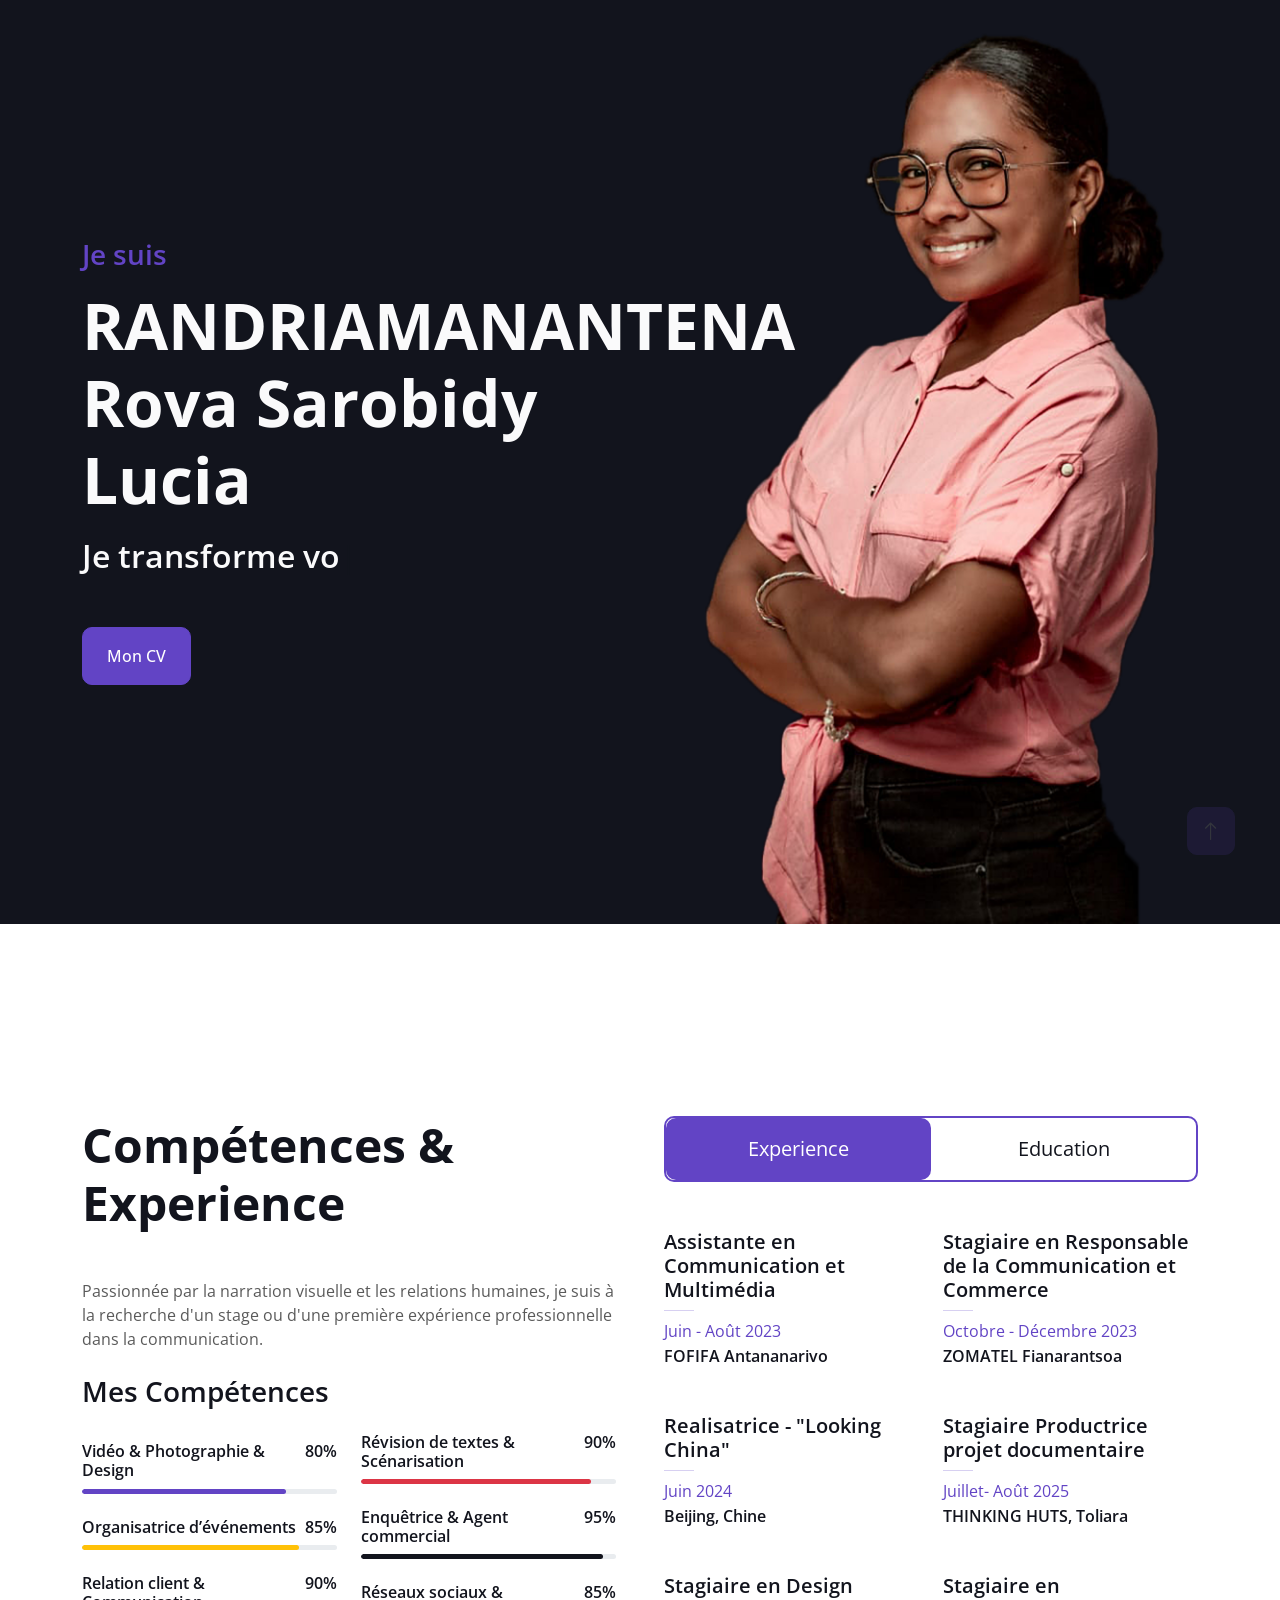
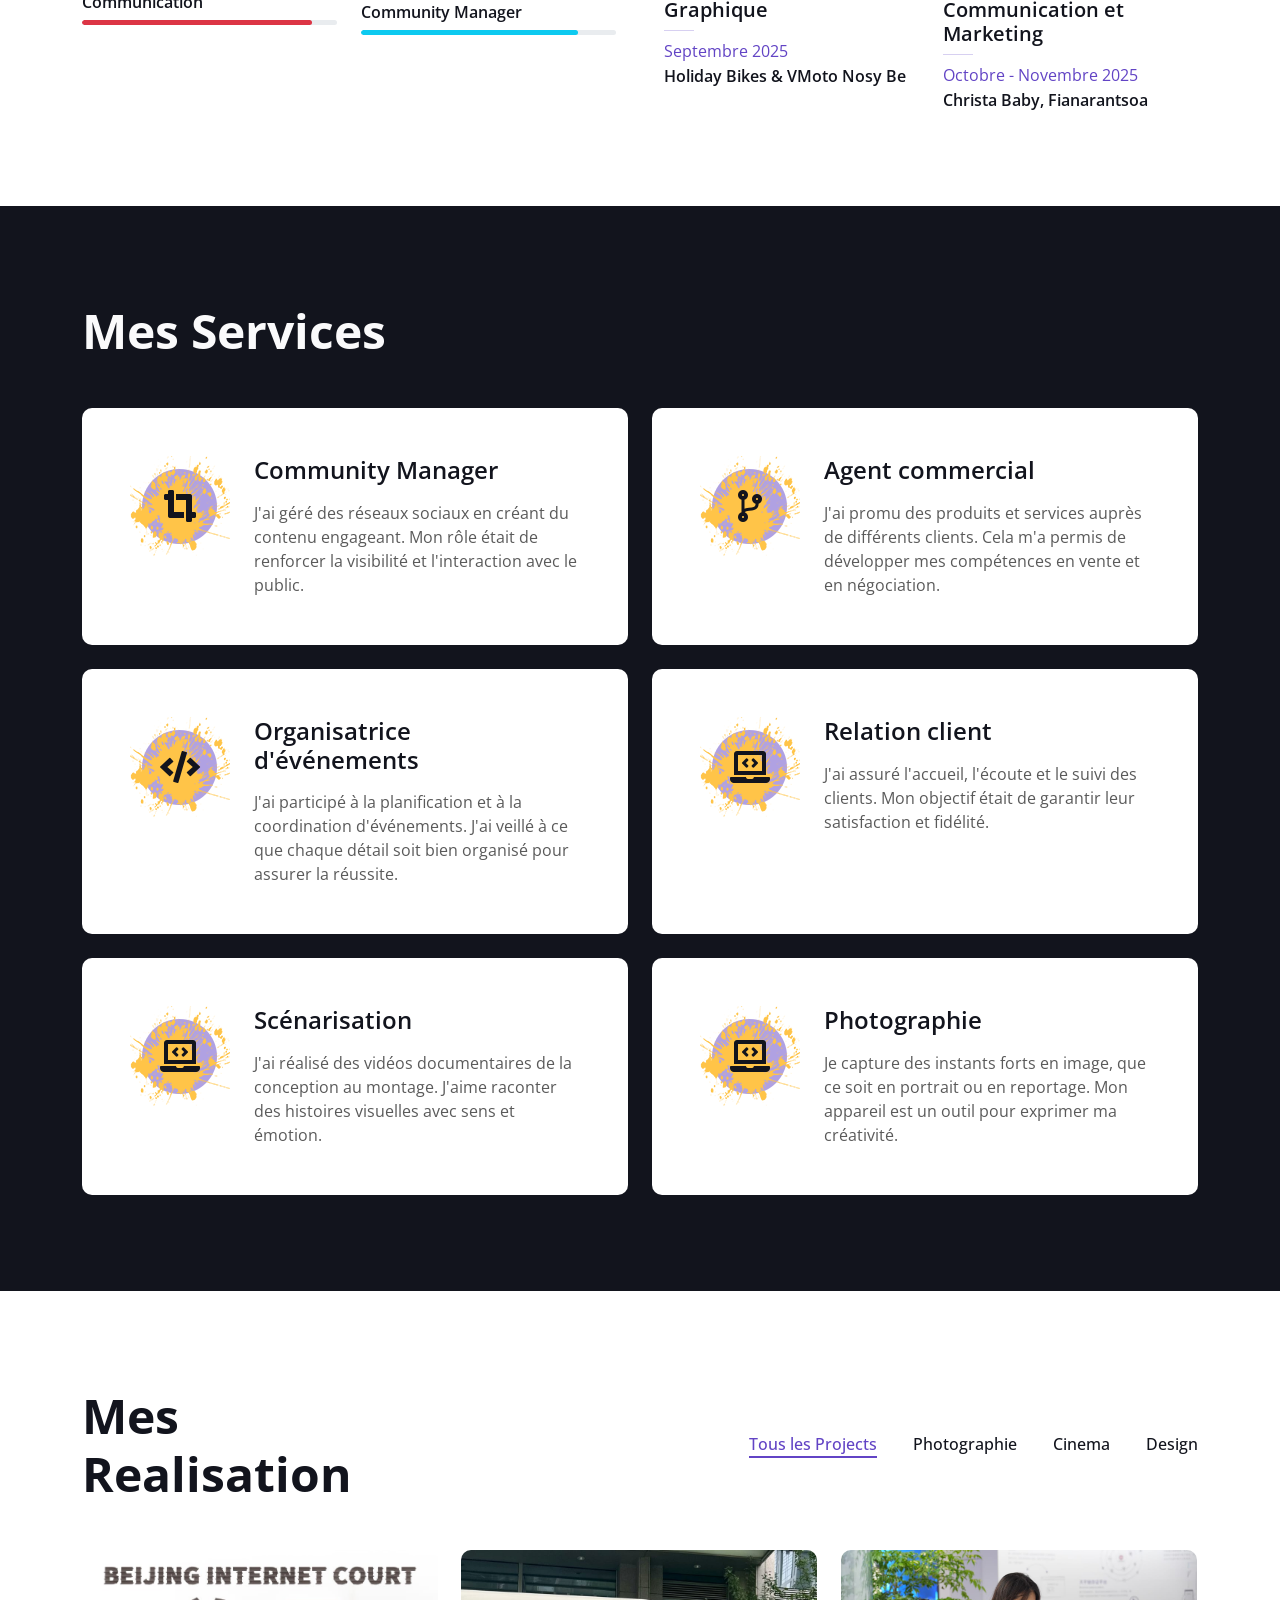
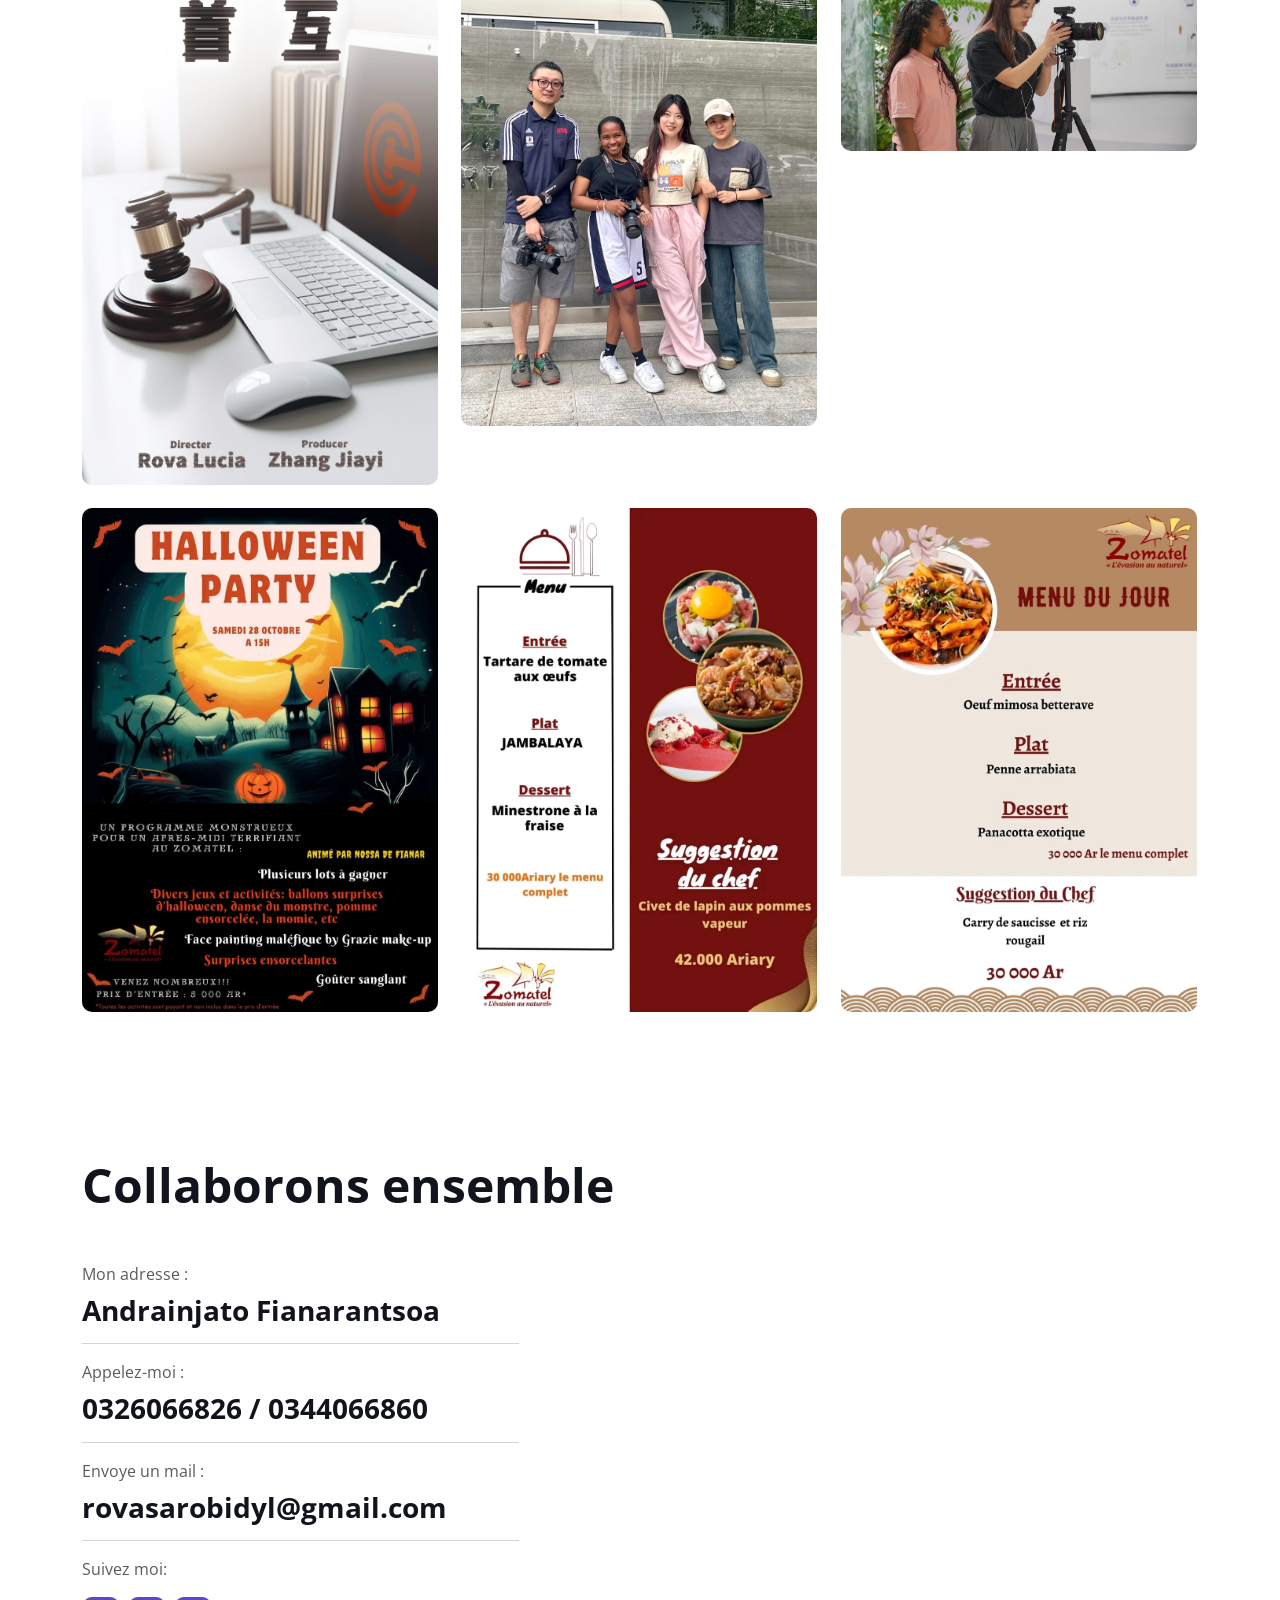
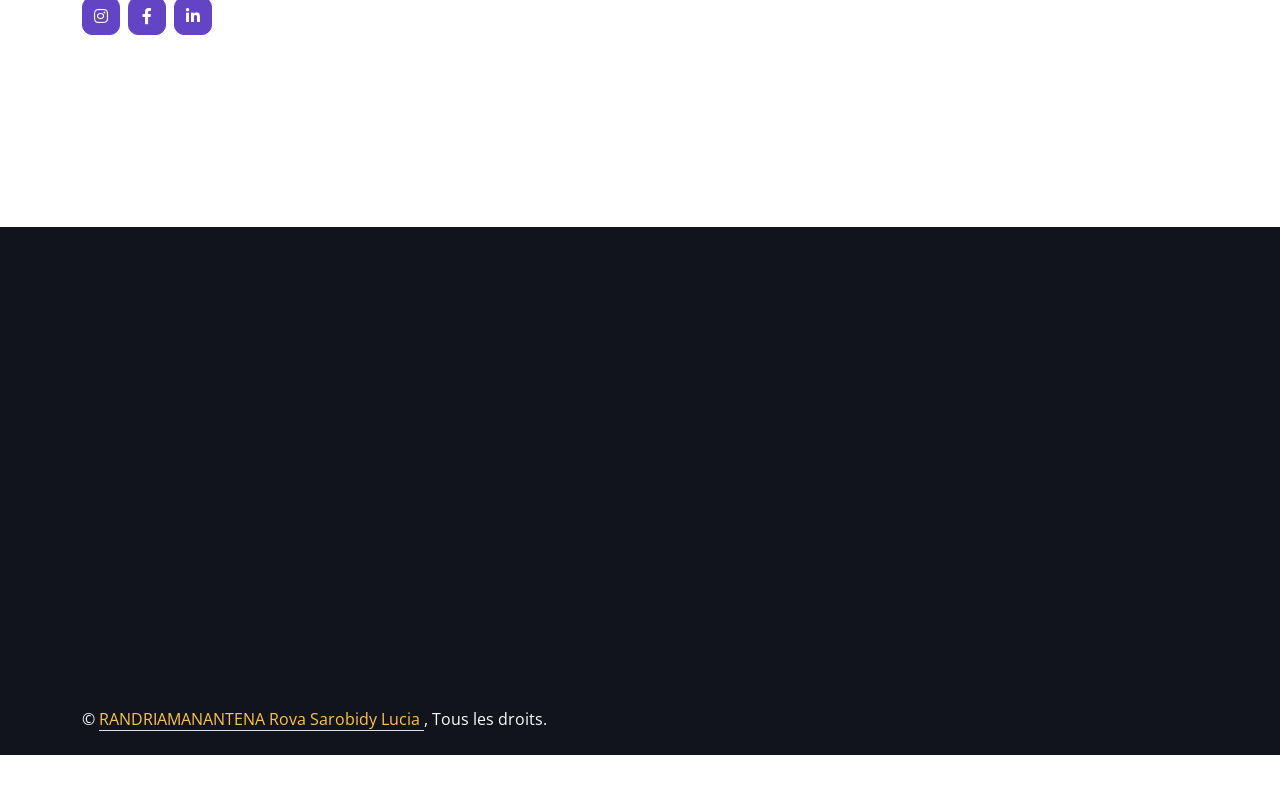
<file: index.html>
<!DOCTYPE html>
<html lang="en">

<head>
    <meta charset="utf-8">

<title>RANDRIAMANANTENA Rova Sarobidy Lucia | Communication digitale, Multimédia et Gestion de projet</title>

<meta name="viewport" content="width=device-width, initial-scale=1.0">

<meta name="keywords" content="Portfolio, Communication numérique, Communication digitale, Multimédia, Gestion de projet, Community Manager, Madagascar, Rova Sarobidy Lucia">

<meta name="description" content="Portfolio officiel de RANDRIAMANANTENA Rova Sarobidy Lucia. Découvrez mes compétences en communication numérique, multimédia, gestion de projet, création de contenus et production audiovisuelle.">

<meta name="robots" content="index, follow">

<link rel="canonical" href="https://rovasarobidy.github.io/">
    <!-- Google tag (gtag.js) -->
<script async src="https://www.googletagmanager.com/gtag/js?id=G-KYMQX43QK1"></script>
<script>
  window.dataLayer = window.dataLayer || [];
  function gtag(){dataLayer.push(arguments);}
  gtag('js', new Date());

  gtag('config', 'G-KYMQX43QK1');
</script>

    <!-- Favicon -->
    <link href="img/favicon.ico" rel="icon">

    <!-- Google Web Fonts -->
    <link rel="preconnect" href="https://fonts.googleapis.com">
    <link rel="preconnect" href="https://fonts.gstatic.com" crossorigin>
    <link href="https://fonts.googleapis.com/css2?family=Open+Sans:wght@400;500;600;700;800&display=swap" rel="stylesheet"> 

    <!-- Icon Font Stylesheet -->
    <link href="https://cdnjs.cloudflare.com/ajax/libs/font-awesome/5.10.0/css/all.min.css" rel="stylesheet">
    <link href="https://cdn.jsdelivr.net/npm/bootstrap-icons@1.4.1/font/bootstrap-icons.css" rel="stylesheet">

    <!-- Libraries Stylesheet -->
    <link href="lib/animate/animate.min.css" rel="stylesheet">
    <link href="lib/lightbox/css/lightbox.min.css" rel="stylesheet">
    <link href="lib/owlcarousel/assets/owl.carousel.min.css" rel="stylesheet">

    <!-- Customized Bootstrap Stylesheet -->
    <link href="css/bootstrap.min.css" rel="stylesheet">

    <!-- Template Stylesheet -->
    <link href="css/style.css" rel="stylesheet">
</head>

<!-- Google tag (gtag.js) -->
<script async src="https://www.googletagmanager.com/gtag/js?id=G-5W41QRCXR0"></script>
<script>
  window.dataLayer = window.dataLayer || [];
  function gtag(){dataLayer.push(arguments);}
  gtag('js', new Date());

  gtag('config', 'G-5W41QRCXR0');
</script>

<body data-bs-spy="scroll" data-bs-target=".navbar" data-bs-offset="51">
    <!-- Spinner Start -->
    <!-- <div id="spinner" class="show bg-white position-fixed translate-middle w-100 vh-100 top-50 start-50 d-flex align-items-center justify-content-center">
        <div class="spinner-border text-primary" style="width: 3rem; height: 3rem;" role="status">
            <span class="sr-only">Loading...</span>
        </div>
    </div> -->
    <!-- Spinner End -->


    <!-- Navbar Start -->
    <nav class="navbar navbar-expand-lg bg-white navbar-light fixed-top shadow py-lg-0 px-4 px-lg-5 wow fadeIn" data-wow-delay="0.1s">
        <a href="index.html" class="navbar-brand d-block d-lg-none">
            <h1 class="text-primary fw-bold m-0">RANDRIAMANANTENA Rova Sarobidy Lucia</h1>
        </a>
        <button type="button" class="navbar-toggler" data-bs-toggle="collapse" data-bs-target="#navbarCollapse">
            <span class="navbar-toggler-icon"></span>
        </button>
        <div class="collapse navbar-collapse justify-content-between py-4 py-lg-0" id="navbarCollapse">
            <div class="navbar-nav ms-auto py-0">
                <a href="#home" class="nav-item nav-link active">Acceuil</a>
                <!-- <a href="#about" class="nav-item nav-link">A propos</a> -->
                <a href="#skill" class="nav-item nav-link">A propos & Competence</a>
                <a href="#service" class="nav-item nav-link">Services</a>
            </div>
            <!-- <a href="index.html" class="navbar-brand bg-secondary py-3 px-4 mx-3 d-none d-lg-block">
                <h1 class="text-primary fw-bold m-0">ProMan</h1>
            </a> -->
            <div class="navbar-nav me-auto py-0">
                <a href="#project" class="nav-item nav-link">Projets ou Realisation</a>
                <!-- <a href="#team" class="nav-item nav-link">Team</a> -->
                <!-- <a href="#testimonial" class="nav-item nav-link">Testimonial</a> -->
                <a href="#contact" class="nav-item nav-link">Contact</a>
            </div>
        </div>
    </nav>
    <!-- Navbar End -->


    <!-- Header Start -->
    <div 
    class="container-fluid bg-light my-6 mt-0 bg-dark" 
    id="home"
    >
        <div class="container">
            <div class="row g-5 align-items-center">
                <div class="col-lg-6 py-6 pb-0 pt-lg-0">
                    <h3 class="text-primary mb-3">Je suis</h3>
                    <h1 class="display-3 mb-3 text-light">RANDRIAMANANTENA Rova Sarobidy Lucia</h1>
                    <h2 class="typed-text-output d-inline text-light"></h2>
                    <div class="typed-text d-none text-light">Je transforme vos idées en contenus visuels percutants et construis des stratégies de communication qui engagent votre communauté.</div>
                    <div class="d-flex align-items-center pt-5">
                        <a href="./pdf/CVRova.pdf" class="btn btn-primary py-3 px-4 me-5">Mon CV</a>
                        
                    </div>
                </div>
                <div class="col-lg-6">
                    <img class="img-fluid" src="img/Rova.png" alt="">
                </div>
            </div>
        </div>
    </div>
    <!-- Header End -->


   

    <!-- About Start -->
    <!-- <div class="container-xxl py-6" id="about">
        <div class="container">
            <div class="row g-5">
                <div class="col-lg-6 wow fadeInUp" data-wow-delay="0.1s">
                    <div class="d-flex align-items-center mb-5">
                        <div class="years flex-shrink-0 text-center me-4">
                            <h1 class="display-1 mb-0">15</h1>
                            <h5 class="mb-0">Years</h5>
                        </div>
                        <h3 class="lh-base mb-0">of working experience as a web designer & developer</h3>
                    </div>
                    <p class="mb-4">Stet no et lorem dolor et diam, amet duo ut dolore vero eos. No stet est diam rebum amet diam ipsum. Clita clita labore, dolor duo nonumy clita sit at, sed sit sanctus dolor eos.</p>
                    <p class="mb-3"><i class="far fa-check-circle text-primary me-3"></i>Afordable Prices</p>
                    <p class="mb-3"><i class="far fa-check-circle text-primary me-3"></i>High Quality Product</p>
                    <p class="mb-3"><i class="far fa-check-circle text-primary me-3"></i>On Time Project Delivery</p>
                    <a class="btn btn-primary py-3 px-5 mt-3" href="">Read More</a>
                </div>
                <div class="col-lg-6 wow fadeInUp" data-wow-delay="0.5s">
                    <div class="row g-3 mb-4">
                        <div class="col-sm-6">
                            <img class="img-fluid rounded" src="img/about-1.jpg" alt="">
                        </div>
                        <div class="col-sm-6">
                            <img class="img-fluid rounded" src="img/about-2.jpg" alt="">
                        </div>
                    </div>
                    <div class="d-flex align-items-center mb-3">
                        <h5 class="border-end pe-3 me-3 mb-0">Happy Clients</h5>
                        <h2 class="text-primary fw-bold mb-0" data-toggle="counter-up">1234</h2>
                    </div>
                    <p class="mb-4">Stet no et lorem dolor et diam, amet duo ut dolore vero eos. No stet est diam amet diam ipsum clita labore dolor duo clita.</p>
                    <div class="d-flex align-items-center mb-3">
                        <h5 class="border-end pe-3 me-3 mb-0">Projects Completed</h5>
                        <h2 class="text-primary fw-bold mb-0" data-toggle="counter-up">1234</h2>
                    </div>
                    <p class="mb-0">Stet no et lorem dolor et diam, amet duo ut dolore vero eos. No stet est diam amet diam ipsum clita labore dolor duo clita.</p>
                </div>
            </div>
        </div>
    </div> -->
    <!-- About End -->


    <!-- Expertise Start -->
    <div class="container-xxl py-6 pb-5" id="skill">
        <div class="container">
            <div class="row g-5">
                <div class="col-lg-6 wow fadeInUp" data-wow-delay="0.1s">
                    <h1 class="display-5 mb-5">Compétences & Experience</h1>
                    <p class="mb-4">Passionnée par la narration visuelle et les relations humaines, je suis à la recherche d'un stage ou d'une première expérience professionnelle dans la communication.</p>
                    <h3 class="mb-4">Mes Compétences</h3>
                    <div class="row align-items-center">
                        <div class="col-md-6">
                            <div class="skill mb-4">
                                <div class="d-flex justify-content-between">
                                    <h6 class="font-weight-bold">Vidéo & Photographie & Design</h6>
                                    <h6 class="font-weight-bold">80%</h6>
                                </div>
                                <div class="progress">
                                    <div class="progress-bar bg-primary" role="progressbar" aria-valuenow="80" aria-valuemin="0" aria-valuemax="100"></div>
                                </div>
                            </div>
                            <div class="skill mb-4">
                                <div class="d-flex justify-content-between">
                                    <h6 class="font-weight-bold">Organisatrice d’événements</h6>
                                    <h6 class="font-weight-bold">85%</h6>
                                </div>
                                <div class="progress">
                                    <div class="progress-bar bg-warning" role="progressbar" aria-valuenow="85" aria-valuemin="0" aria-valuemax="100"></div>
                                </div>
                            </div>
                            <div class="skill mb-4">
                                <div class="d-flex justify-content-between">
                                    <h6 class="font-weight-bold">Relation client & Communication</h6>
                                    <h6 class="font-weight-bold">90%</h6>
                                </div>
                                <div class="progress">
                                    <div class="progress-bar bg-danger" role="progressbar" aria-valuenow="90" aria-valuemin="0" aria-valuemax="100"></div>
                                </div>
                            </div>
                        </div>
                        <div class="col-md-6">
                            <div class="skill mb-4">
                                <div class="d-flex justify-content-between">
                                    <h6 class="font-weight-bold">Révision de textes & Scénarisation</h6>
                                    <h6 class="font-weight-bold">90%</h6>
                                </div>
                                <div class="progress">
                                    <div class="progress-bar bg-danger" role="progressbar" aria-valuenow="90" aria-valuemin="0" aria-valuemax="100"></div>
                                </div>
                            </div>
                            <div class="skill mb-4">
                                <div class="d-flex justify-content-between">
                                    <h6 class="font-weight-bold">Enquêtrice & Agent commercial</h6>
                                    <h6 class="font-weight-bold">95%</h6>
                                </div>
                                <div class="progress">
                                    <div class="progress-bar bg-dark" role="progressbar" aria-valuenow="95" aria-valuemin="0" aria-valuemax="100"></div>
                                </div>
                            </div>
                            <div class="skill mb-4">
                                <div class="d-flex justify-content-between">
                                    <h6 class="font-weight-bold">Réseaux sociaux & Community Manager</h6>
                                    <h6 class="font-weight-bold">85%</h6>
                                </div>
                                <div class="progress">
                                    <div class="progress-bar bg-info" role="progressbar" aria-valuenow="85" aria-valuemin="0" aria-valuemax="100"></div>
                                </div>
                            </div>
                        </div>
                    </div>
                </div>
                <div class="col-lg-6 wow fadeInUp" data-wow-delay="0.5s">
                    <ul class="nav nav-pills rounded border border-2 border-primary mb-5">
                        <li class="nav-item w-50">
                            <button class="nav-link w-100 py-3 fs-5 active" data-bs-toggle="pill" href="#tab-1">Experience</button>
                        </li>
                        <li class="nav-item w-50">
                            <button class="nav-link w-100 py-3 fs-5" data-bs-toggle="pill" href="#tab-2">Education</button>
                        </li>
                    </ul>
                    <div class="tab-content">
                        <div id="tab-1" class="tab-pane fade show p-0 active">
                            <div class="row gy-5 gx-4">
                                <div class="col-sm-6">
                                    <h5>
                                        Assistante en Communication et Multimédia
                                    </h5>
                                    <hr class="text-primary my-2">
                                    <p class="text-primary mb-1">Juin - Août 2023</p>
                                    <h6 class="mb-0">FOFIFA Antananarivo</h6>
                                </div>
                                <div class="col-sm-6">
                                    <h5>
                                        Stagiaire en Responsable de la Communication et Commerce
                                    </h5>
                                    <hr class="text-primary my-2">
                                    <p class="text-primary mb-1">Octobre - Décembre 2023</p>
                                    <h6 class="mb-0">ZOMATEL Fianarantsoa</h6>
                                </div>
                                <div class="col-sm-6">
                                    <h5>
                                        Realisatrice - "Looking China" 
                                    </h5>
                                    <hr class="text-primary my-2">
                                    <p class="text-primary mb-1">
                                        Juin 2024
                                    </p>
                                    <h6 class="mb-0">Beijing, Chine</h6>
                                </div>
                                 <div class="col-sm-6">
                                    <h5>
                                        Stagiaire Productrice projet documentaire
                                    </h5>
                                    <hr class="text-primary my-2">
                                    <p class="text-primary mb-1">
                                        Juillet- Août 2025
                                    </p>
                                    <h6 class="mb-0">THINKING HUTS, Toliara</h6>
                                </div>
                                 <div class="col-sm-6">
                                    <h5>
                                        Stagiaire en Design Graphique 
                                    </h5>
                                    <hr class="text-primary my-2">
                                    <p class="text-primary mb-1">
                                        Septembre 2025
                                    </p>
                                    <h6 class="mb-0">Holiday Bikes & VMoto Nosy Be</h6>
                                </div>
                                 <div class="col-sm-6">
                                    <h5>
                                        Stagiaire en Communication et Marketing
                                    </h5>
                                    <hr class="text-primary my-2">
                                    <p class="text-primary mb-1">
                                        Octobre - Novembre 2025
                                    </p>
                                    <h6 class="mb-0">Christa Baby, Fianarantsoa</h6>
                                </div>
                                <!-- <div class="col-sm-6">
                                    <h5>Apps Designer</h5>
                                    <hr class="text-primary my-2">
                                    <p class="text-primary mb-1">2000 - 2045</p>
                                    <h6 class="mb-0">Apex Software Inc</h6>
                                </div> -->
                            </div>
                        </div>
                        <div id="tab-2" class="tab-pane fade show p-0">
                            <div class="row gy-5 gx-4">
                                <div class="bg-white rounded">
                                    <h5>
                                        M2 - Communication Numérique et Management de projet
                                    </h5>
                                    <hr class="text-primary my-2">
                                    <p class="text-primary mb-1">2025 - 2026</p>
                                    <p class="mb-0">
                                        École de Management et d’Innovation Technologique, Université de Fianarantsoa
                                    </p>
                                </div>
                                <div class="bg-white rounded">
                                    <h5>
                                        Licence - Information Communication et Multimédia
                                    </h5>
                                    <hr class="text-primary my-2">
                                    <p class="text-primary mb-1">2023 - 2024</p>
                                    <p class="mb-0">
                                        École de Management et d’Innovation Technologique, Université de Fianarantsoa
                                    </p>
                                </div>
                                <!-- <div class="col-sm-6">
                                    <h5>Web Design</h5>
                                    <hr class="text-primary my-2">
                                    <p class="text-primary mb-1">2000 - 2045</p>
                                    <h6 class="mb-0">Cambridge University</h6>
                                </div>
                                <div class="col-sm-6">
                                    <h5>Apps Design</h5>
                                    <hr class="text-primary my-2">
                                    <p class="text-primary mb-1">2000 - 2045</p>
                                    <h6 class="mb-0">Cambridge University</h6>
                                </div> -->
                            </div>
                        </div>
                    </div>
                </div>
            </div>
        </div>
    </div>
    <!-- Expertise End -->


    <!-- Service Start -->
    <div class="container-fluid bg-light my-5 py-6  bg-dark" id="service">
        <div class="container">
            <div class="row g-5 mb-5 wow fadeInUp" data-wow-delay="0.1s">
                <div class="col-lg-6">
                    <h1 class="display-5 mb-0 text-light">Mes Services</h1>
                </div>
               
            </div>
            <div class="row g-4">
                <div class="col-lg-6 wow fadeInUp" data-wow-delay="0.1s">
                    <div class="service-item d-flex flex-column flex-sm-row bg-white rounded h-100 p-4 p-lg-5">
                        <div class="bg-icon flex-shrink-0 mb-3">
                            <i class="fa fa-crop-alt fa-2x text-dark"></i>
                        </div>
                        <div class="ms-sm-4">
                            <h4 class="mb-3">
                                Community Manager
                            </h4>
                            <span>
                                J'ai géré des réseaux sociaux en créant du contenu engageant. Mon rôle était de renforcer la visibilité et l'interaction avec le public.
                            </span>
                        </div>
                    </div>
                </div>
                <div class="col-lg-6 wow fadeInUp" data-wow-delay="0.3s">
                    <div class="service-item d-flex flex-column flex-sm-row bg-white rounded h-100 p-4 p-lg-5">
                        <div class="bg-icon flex-shrink-0 mb-3">
                            <i class="fa fa-code-branch fa-2x text-dark"></i>
                        </div>
                        <div class="ms-sm-4">
                            <h4 class="mb-3">
                                Agent commercial
                            </h4>
                            <span>
                                J'ai promu des produits et services auprès de différents clients. Cela m'a permis de développer mes compétences en vente et en négociation.
                            </span>
                        </div>
                    </div>
                </div>
                <div class="col-lg-6 wow fadeInUp" data-wow-delay="0.1s">
                    <div class="service-item d-flex flex-column flex-sm-row bg-white rounded h-100 p-4 p-lg-5">
                        <div class="bg-icon flex-shrink-0 mb-3">
                            <i class="fa fa-code fa-2x text-dark"></i>
                        </div>
                        <div class="ms-sm-4">
                            <h4 class="mb-3">
                                Organisatrice d'événements
                            </h4>
                            <span>
                               J'ai participé à la planification et à la coordination d'événements. J'ai veillé à ce que chaque détail soit bien organisé pour assurer la réussite.
                            </span>
                        </div>
                    </div>
                </div>
                <div class="col-lg-6 wow fadeInUp" data-wow-delay="0.3s">
                    <div class="service-item d-flex flex-column flex-sm-row bg-white rounded h-100 p-4 p-lg-5">
                        <div class="bg-icon flex-shrink-0 mb-3">
                            <i class="fa fa-laptop-code fa-2x text-dark"></i>
                        </div>
                        <div class="ms-sm-4">
                            <h4 class="mb-3">
                                Relation client
                            </h4>
                            <span>
                                J'ai assuré l'accueil, l'écoute et le suivi des clients. Mon objectif était de garantir leur satisfaction et fidélité.
                            </span>
                        </div>
                    </div>
                </div>
                <div class="col-lg-6 wow fadeInUp" data-wow-delay="0.3s">
                    <div class="service-item d-flex flex-column flex-sm-row bg-white rounded h-100 p-4 p-lg-5">
                        <div class="bg-icon flex-shrink-0 mb-3">
                            <i class="fa fa-laptop-code fa-2x text-dark"></i>
                        </div>
                        <div class="ms-sm-4">
                            <h4 class="mb-3">
                                Scénarisation
                            </h4>
                            <span>
                                J'ai réalisé des vidéos documentaires de la conception au montage. J'aime raconter des histoires visuelles avec sens et émotion.
                            </span>
                        </div>
                    </div>
                </div>
                <div class="col-lg-6 wow fadeInUp" data-wow-delay="0.3s">
                    <div class="service-item d-flex flex-column flex-sm-row bg-white rounded h-100 p-4 p-lg-5">
                        <div class="bg-icon flex-shrink-0 mb-3">
                            <i class="fa fa-laptop-code fa-2x text-dark"></i>
                        </div>
                        <div class="ms-sm-4">
                            <h4 class="mb-3">
                                Photographie  
                            </h4>
                            <span>
                                Je capture des instants forts en image, que ce soit en portrait ou en reportage. Mon appareil est un outil pour exprimer ma créativité.
                            </span>
                        </div>
                    </div>
                </div>
            </div>
        </div>
    </div>
    <!-- Service End -->


    <!-- Projects Start -->
    <div class="container-xxl py-6 pt-5" id="project">
        <div class="container">
            <div class="row g-5 mb-5 align-items-center wow fadeInUp" data-wow-delay="0.1s">
                <div class="col-lg-4">
                    <h1 class="display-5 mb-0">Mes Realisation</h1>
                </div>
                <div class="col-lg-8 text-lg-end">
                    <ul class="list-inline mx-n3 mb-0" id="portfolio-flters">
                        <li class="mx-3 active" data-filter="*">Tous les Projects</li>
                        <li class="mx-3" data-filter=".first">Photographie</li>
                        <li class="mx-3" data-filter=".second">Cinema</li>
                        <li class="mx-3" data-filter=".third">Design</li>
                    </ul>
                </div>
            </div>
            <div class="row g-4 portfolio-container wow fadeInUp" data-wow-delay="0.1s">
                <div class="col-lg-4 col-md-6 portfolio-item second">
                    <div class="portfolio-img rounded overflow-hidden">
                        <img class="img-fluid" src="img/rova/1.jpg" alt="">
                        <div class="portfolio-btn">
                            <a class="btn btn-lg-square btn-outline-secondary border-2 mx-1" href="img/rova/1.jpg" data-lightbox="portfolio"><i class="fa fa-eye"></i></a>
                            <a class="btn btn-lg-square btn-outline-secondary border-2 mx-1" href=""><i class="fa fa-link"></i></a>
                        </div>
                    </div>
                </div>
                <div class="col-lg-4 col-md-6 portfolio-item first">
                    <div class="portfolio-img rounded overflow-hidden">
                        <img class="img-fluid" src="img/rova/2.jpg" alt="">
                        <div class="portfolio-btn">
                            <a class="btn btn-lg-square btn-outline-secondary border-2 mx-1" href="img/rova/2.jpg" data-lightbox="portfolio"><i class="fa fa-eye"></i></a>
                            <a class="btn btn-lg-square btn-outline-secondary border-2 mx-1" href=""><i class="fa fa-link"></i></a>
                        </div>
                    </div>
                </div>
                <div class="col-lg-4 col-md-6 portfolio-item second">
                    <div class="portfolio-img rounded overflow-hidden">
                        <img class="img-fluid" src="img/rova/3.jpg" alt="">
                        <div class="portfolio-btn">
                            <a class="btn btn-lg-square btn-outline-secondary border-2 mx-1" href="img/rova/3.jpg" data-lightbox="portfolio"><i class="fa fa-eye"></i></a>
                            <a class="btn btn-lg-square btn-outline-secondary border-2 mx-1" href=""><i class="fa fa-link"></i></a>
                        </div>
                    </div>
                </div>
                <div class="col-lg-4 col-md-6 portfolio-item third">
                    <div class="portfolio-img rounded overflow-hidden">
                        <img class="img-fluid" src="img/rova/4.jpg" alt="">
                        <div class="portfolio-btn">
                            <a class="btn btn-lg-square btn-outline-secondary border-2 mx-1" href="img/rova/4.jpg" data-lightbox="portfolio"><i class="fa fa-eye"></i></a>
                            <a class="btn btn-lg-square btn-outline-secondary border-2 mx-1" href=""><i class="fa fa-link"></i></a>
                        </div>
                    </div>
                </div>
                <div class="col-lg-4 col-md-6 portfolio-item third">
                    <div class="portfolio-img rounded overflow-hidden">
                        <img class="img-fluid" src="img/rova/5.jpg" alt="">
                        <div class="portfolio-btn">
                            <a class="btn btn-lg-square btn-outline-secondary border-2 mx-1" href="img/rova/5.jpg" data-lightbox="portfolio"><i class="fa fa-eye"></i></a>
                            <a class="btn btn-lg-square btn-outline-secondary border-2 mx-1" href=""><i class="fa fa-link"></i></a>
                        </div>
                    </div>
                </div>
                <div class="col-lg-4 col-md-6 portfolio-item third">
                    <div class="portfolio-img rounded overflow-hidden">
                        <img class="img-fluid" src="img/rova/6.jpg" alt="">
                        <div class="portfolio-btn">
                            <a class="btn btn-lg-square btn-outline-secondary border-2 mx-1" href="img/rova/6.jpg" data-lightbox="portfolio"><i class="fa fa-eye"></i></a>
                            <a class="btn btn-lg-square btn-outline-secondary border-2 mx-1" href=""><i class="fa fa-link"></i></a>
                        </div>
                    </div>
                </div>
            </div>
        </div>
    </div>
    <!-- Projects End -->


    <!-- Team Start -->
    <!-- <div class="container-xxl py-6 pb-5" id="team">
        <div class="container">
            <div class="row g-5 mb-5 wow fadeInUp" data-wow-delay="0.1s">
                <div class="col-lg-6">
                    <h1 class="display-5 mb-0">Team Members</h1>
                </div>
                <div class="col-lg-6 text-lg-end">
                    <a class="btn btn-primary py-3 px-5" href="">Contact Us</a>
                </div>
            </div>
            <div class="row g-4">
                <div class="col-lg-4 col-md-6 wow fadeInUp" data-wow-delay="0.1s">
                    <div class="team-item position-relative">
                        <img class="img-fluid rounded" src="img/team-1.jpg" alt="">
                        <div class="team-text bg-white rounded-end p-4">
                            <div>
                                <h5>Full Name</h5>
                                <span>Designer</span>
                            </div>
                            <i class="fa fa-arrow-right fa-2x text-primary"></i>
                        </div>
                    </div>
                </div>
                <div class="col-lg-4 col-md-6 wow fadeInUp" data-wow-delay="0.3s">
                    <div class="team-item position-relative">
                        <img class="img-fluid rounded" src="img/team-2.jpg" alt="">
                        <div class="team-text bg-white rounded-end p-4">
                            <div>
                                <h5>Full Name</h5>
                                <span>Designer</span>
                            </div>
                            <i class="fa fa-arrow-right fa-2x text-primary"></i>
                        </div>
                    </div>
                </div>
                <div class="col-lg-4 col-md-6 wow fadeInUp" data-wow-delay="0.5s">
                    <div class="team-item position-relative">
                        <img class="img-fluid rounded" src="img/team-3.jpg" alt="">
                        <div class="team-text bg-white rounded-end p-4">
                            <div>
                                <h5>Full Name</h5>
                                <span>Designer</span>
                            </div>
                            <i class="fa fa-arrow-right fa-2x text-primary"></i>
                        </div>
                    </div>
                </div>
            </div>
        </div>
    </div> -->
    <!-- Team End -->


    <!-- Testimonial Start -->
    <!-- <div class="container-fluid bg-light py-5 my-5" id="testimonial">
        <div class="container-fluid py-5">
            <h1 class="display-5 text-center mb-5 wow fadeInUp" data-wow-delay="0.1s">Testimonial</h1>
            <div class="row justify-content-center">
                <div class="col-lg-3 d-none d-lg-block">
                    <div class="testimonial-left h-100">
                        <img class="img-fluid wow fadeIn" data-wow-delay="0.1s" src="img/testimonial-1.jpg" alt="">
                        <img class="img-fluid wow fadeIn" data-wow-delay="0.3s" src="img/testimonial-2.jpg" alt="">
                        <img class="img-fluid wow fadeIn" data-wow-delay="0.5s" src="img/testimonial-3.jpg" alt="">
                    </div>
                </div>
                <div class="col-lg-6 wow fadeInUp" data-wow-delay="0.5s">
                    <div class="owl-carousel testimonial-carousel">
                        <div class="testimonial-item text-center">
                            <div class="position-relative mb-5">
                                <img class="img-fluid rounded-circle border border-secondary p-2 mx-auto" src="img/testimonial-1.jpg" alt="">
                                <div class="testimonial-icon">
                                    <i class="fa fa-quote-left text-primary"></i>
                                </div>
                            </div>
                            <p class="fs-5 fst-italic">Dolores sed duo clita tempor justo dolor et stet lorem kasd labore dolore lorem ipsum. At lorem lorem magna ut et, nonumy et labore et tempor diam tempor erat.</p>
                            <hr class="w-25 mx-auto">
                            <h5>Client Name</h5>
                            <span>Profession</span>
                        </div>
                        <div class="testimonial-item text-center">
                            <div class="position-relative mb-5">
                                <img class="img-fluid rounded-circle border border-secondary p-2 mx-auto" src="img/testimonial-2.jpg" alt="">
                                <div class="testimonial-icon">
                                    <i class="fa fa-quote-left text-primary"></i>
                                </div>
                            </div>
                            <p class="fs-5 fst-italic">Dolores sed duo clita tempor justo dolor et stet lorem kasd labore dolore lorem ipsum. At lorem lorem magna ut et, nonumy et labore et tempor diam tempor erat.</p>
                            <hr class="w-25 mx-auto">
                            <h5>Client Name</h5>
                            <span>Profession</span>
                        </div>
                        <div class="testimonial-item text-center">
                            <div class="position-relative mb-5">
                                <img class="img-fluid rounded-circle border border-secondary p-2 mx-auto" src="img/testimonial-3.jpg" alt="">
                                <div class="testimonial-icon">
                                    <i class="fa fa-quote-left text-primary"></i>
                                </div>
                            </div>
                            <p class="fs-5 fst-italic">Dolores sed duo clita tempor justo dolor et stet lorem kasd labore dolore lorem ipsum. At lorem lorem magna ut et, nonumy et labore et tempor diam tempor erat.</p>
                            <hr class="w-25 mx-auto">
                            <h5>Client Name</h5>
                            <span>Profession</span>
                        </div>
                    </div>
                </div>
                <div class="col-lg-3 d-none d-lg-block">
                    <div class="testimonial-right h-100">
                        <img class="img-fluid wow fadeIn" data-wow-delay="0.1s" src="img/testimonial-1.jpg" alt="">
                        <img class="img-fluid wow fadeIn" data-wow-delay="0.3s" src="img/testimonial-2.jpg" alt="">
                        <img class="img-fluid wow fadeIn" data-wow-delay="0.5s" src="img/testimonial-3.jpg" alt="">
                    </div>
                </div>
            </div>
        </div>
    </div> -->
    <!-- Testimonial End -->


    <!-- Contact Start -->
    <div class="container-xxl pb-5" id="contact">
        <div class="container py-5">
            <div class="row g-5 mb-5 wow fadeInUp" data-wow-delay="0.1s">
                <div class="col-lg-6">
                    <h1 class="display-5 mb-0">Collaborons ensemble</h1>
                </div>
                
            </div>
            <div class="row g-5">
                <div class="col-lg-5 col-md-6 wow fadeInUp" data-wow-delay="0.1s">
                    <p class="mb-2">Mon adresse :</p>
                    <h3 class="fw-bold">Andrainjato Fianarantsoa</h3>
                    <hr class="w-100">
                    <p class="mb-2">Appelez-moi :</p>
                    <h3 class="fw-bold">0326066826 / 0344066860</h3>
                    <hr class="w-100">
                    <p class="mb-2">Envoye un mail :</p>
                    <h3 class="fw-bold">rovasarobidyl@gmail.com</h3>
                    <hr class="w-100">
                    <p class="mb-2">Suivez moi:</p>
                    <div class="d-flex pt-2">
                        <a class="btn btn-square btn-primary me-2" href="https://www.instagram.com/rovalucia4?igsh=MTIyeml2YWFydmdk"><i class="fab fa-instagram"></i></a>
                        <a class="btn btn-square btn-primary me-2" href="https://www.facebook.com/rovachrisnazogbi.randriamanantena"><i class="fab fa-facebook-f"></i></a>
                        <!-- <a class="btn btn-square btn-primary me-2" href=""><i class="fab fa-youtube"></i></a> -->
                        <a class="btn btn-square btn-primary me-2" href="https://www.linkedin.com/in/rova-sarobidy-lucia-randriamanantena-724481268"><i class="fab fa-linkedin-in"></i></a>
                    </div>
                </div>
                <div class="col-lg-7 col-md-6 wow fadeInUp" data-wow-delay="0.5s">
                    <!-- <p class="mb-4">The contact form is currently inactive. Get a functional and working contact form with Ajax & PHP in a few minutes. Just copy and paste the files, add a little code and you're done. <a href="https://htmlcodex.com/contact-form">Download Now</a>.</p> -->
                 
                </div>
            </div>
        </div>
    </div>
    <!-- Contact End -->


    <!-- Map Start -->
    <div class="container-xxl pt-5 px-0 wow fadeInUp" data-wow-delay="0.1s">
        <div class="container-xxl pt-5 px-0">
            <div class="bg-dark">
                <iframe src="https://www.google.com/maps/embed?pb=!1m18!1m12!1m3!1d232.07228781722748!2d47.108520008354255!3d-21.462371019617866!2m3!1f0!2f0!3f0!3m2!1i1024!2i768!4f13.1!3m3!1m2!1s0x21e7bf0a96c7bf73%3A0xd1c6a9790237d789!2sAndrainjato%20Fianarantsoa!5e0!3m2!1sfr!2smg!4v1744031276965!5m2!1sfr!2smg" width="100%" height="450px" style="border:0;" allowfullscreen="" loading="lazy" style="width: 100%; height: 450px; border:0;" allowfullscreen="" aria-hidden="false"
                tabindex="0" referrerpolicy="no-referrer-when-downgrade"></iframe>
            </div>
        </div>
    </div>
    <!-- Map End -->


    <!-- Copyright Start -->
    <div class="container-fluid bg-dark text-white py-4">
            <div class="container">
                <div class="row">
                    <div class="col-md-6 text-center text-md-start mb-3 mb-md-0">
                        &copy; <a class="border-bottom text-secondary" href="#">
                            RANDRIAMANANTENA Rova Sarobidy Lucia
                        </a>, Tous les droits.
                    </div>
                    <div class="col-md-6 text-center text-md-end">
                        <!--/*** This template is free as long as you keep the footer author’s credit link/attribution link/backlink. If you'd like to use the template without the footer author’s credit link/attribution link/backlink, you can purchase the Credit Removal License from "https://htmlcodex.com/credit-removal". Thank you for your support. ***/-->
                        <!-- Designed By <a class="border-bottom text-secondary" href="https://htmlcodex.com">HTML Codex</a>
                        <br>Distributed By: <a class="border-bottom" href="https://themewagon.com" target="_blank">ThemeWagon</a> -->
                    </div>
                </div>
            </div>
        </div>
    </div>
    <!-- Copyright End -->


    <!-- Back to Top -->
    <a href="#" class="btn btn-lg btn-primary btn-lg-square back-to-top"><i class="bi bi-arrow-up"></i></a>


    <!-- JavaScript Libraries -->
    <script src="https://code.jquery.com/jquery-3.4.1.min.js"></script>
    <script src="https://cdn.jsdelivr.net/npm/bootstrap@5.0.0/dist/js/bootstrap.bundle.min.js"></script>
    <script src="lib/wow/wow.min.js"></script>
    <script src="lib/easing/easing.min.js"></script>
    <script src="lib/waypoints/waypoints.min.js"></script>
    <script src="lib/typed/typed.min.js"></script>
    <script src="lib/counterup/counterup.min.js"></script>
    <script src="lib/owlcarousel/owl.carousel.min.js"></script>
    <script src="lib/isotope/isotope.pkgd.min.js"></script>
    <script src="lib/lightbox/js/lightbox.min.js"></script>

    <!-- Template Javascript -->
    <script src="js/main.js"></script>
</body>

</html>
</file>
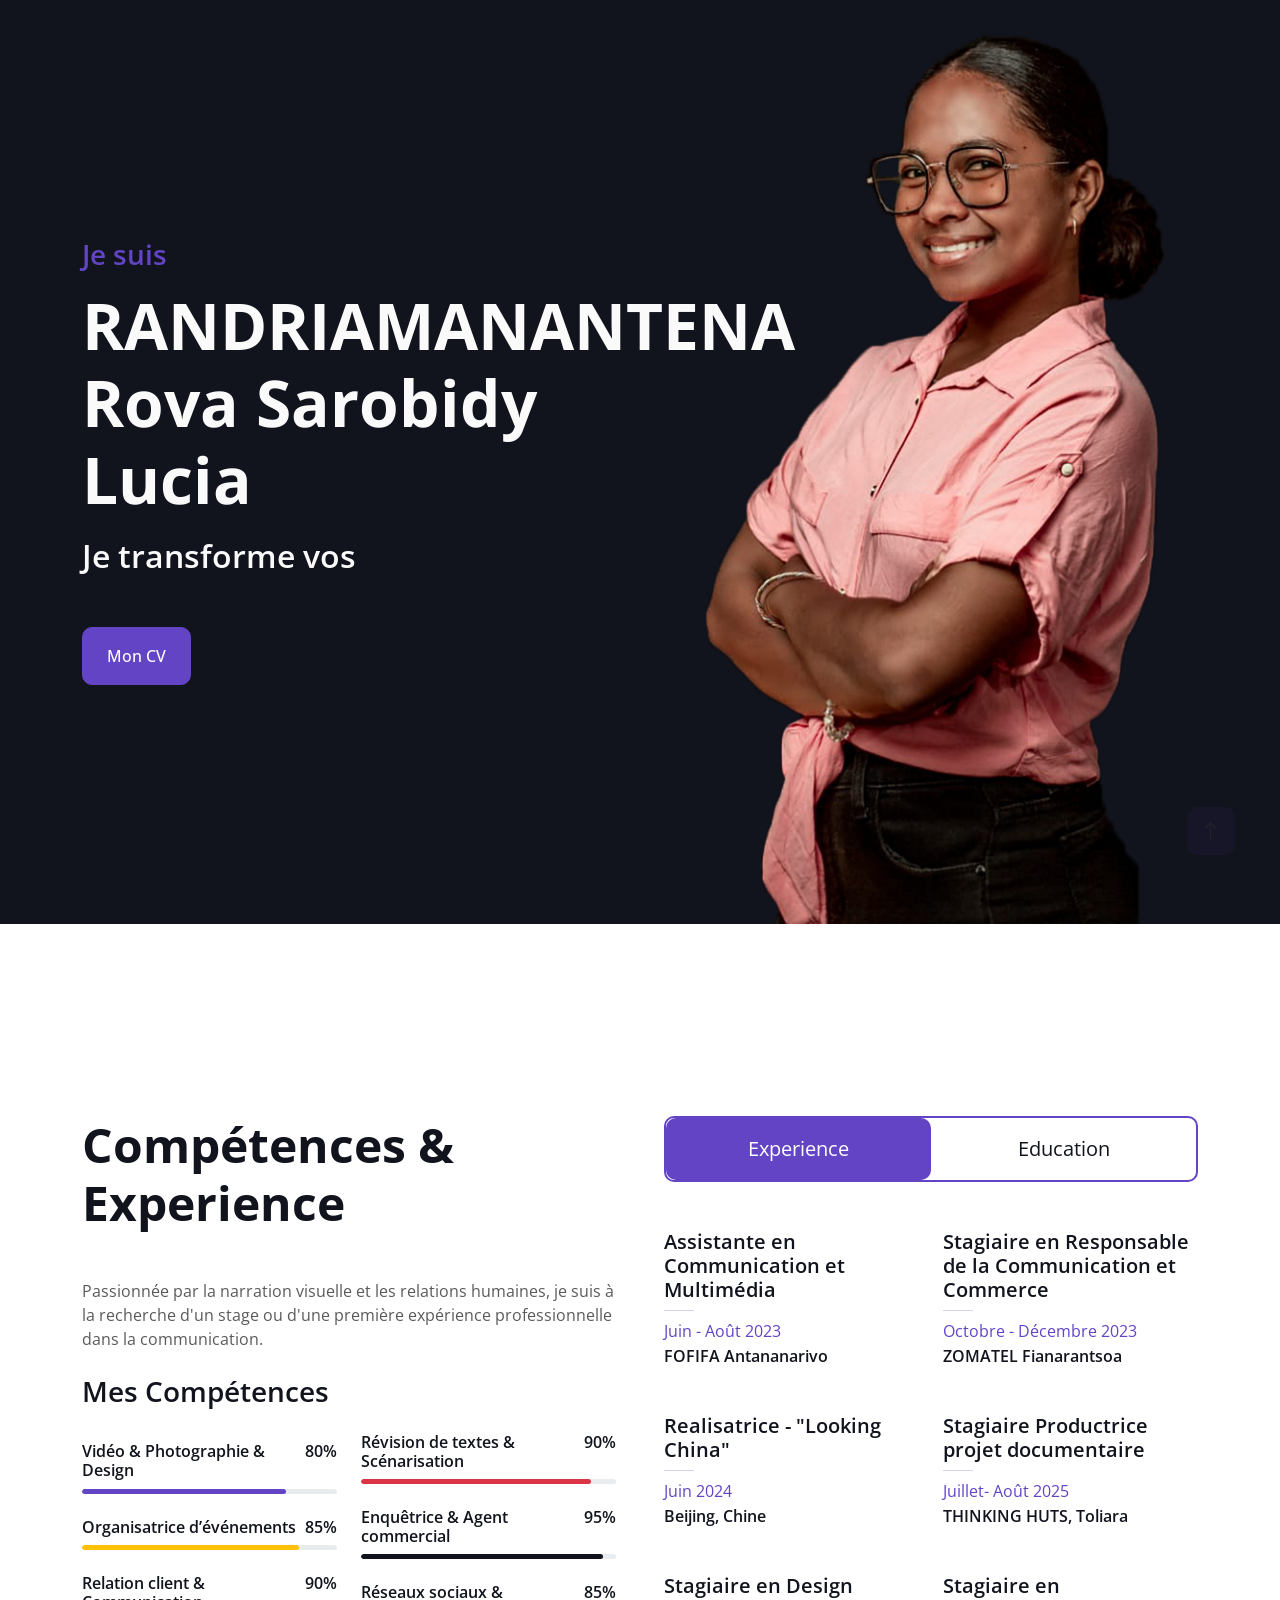
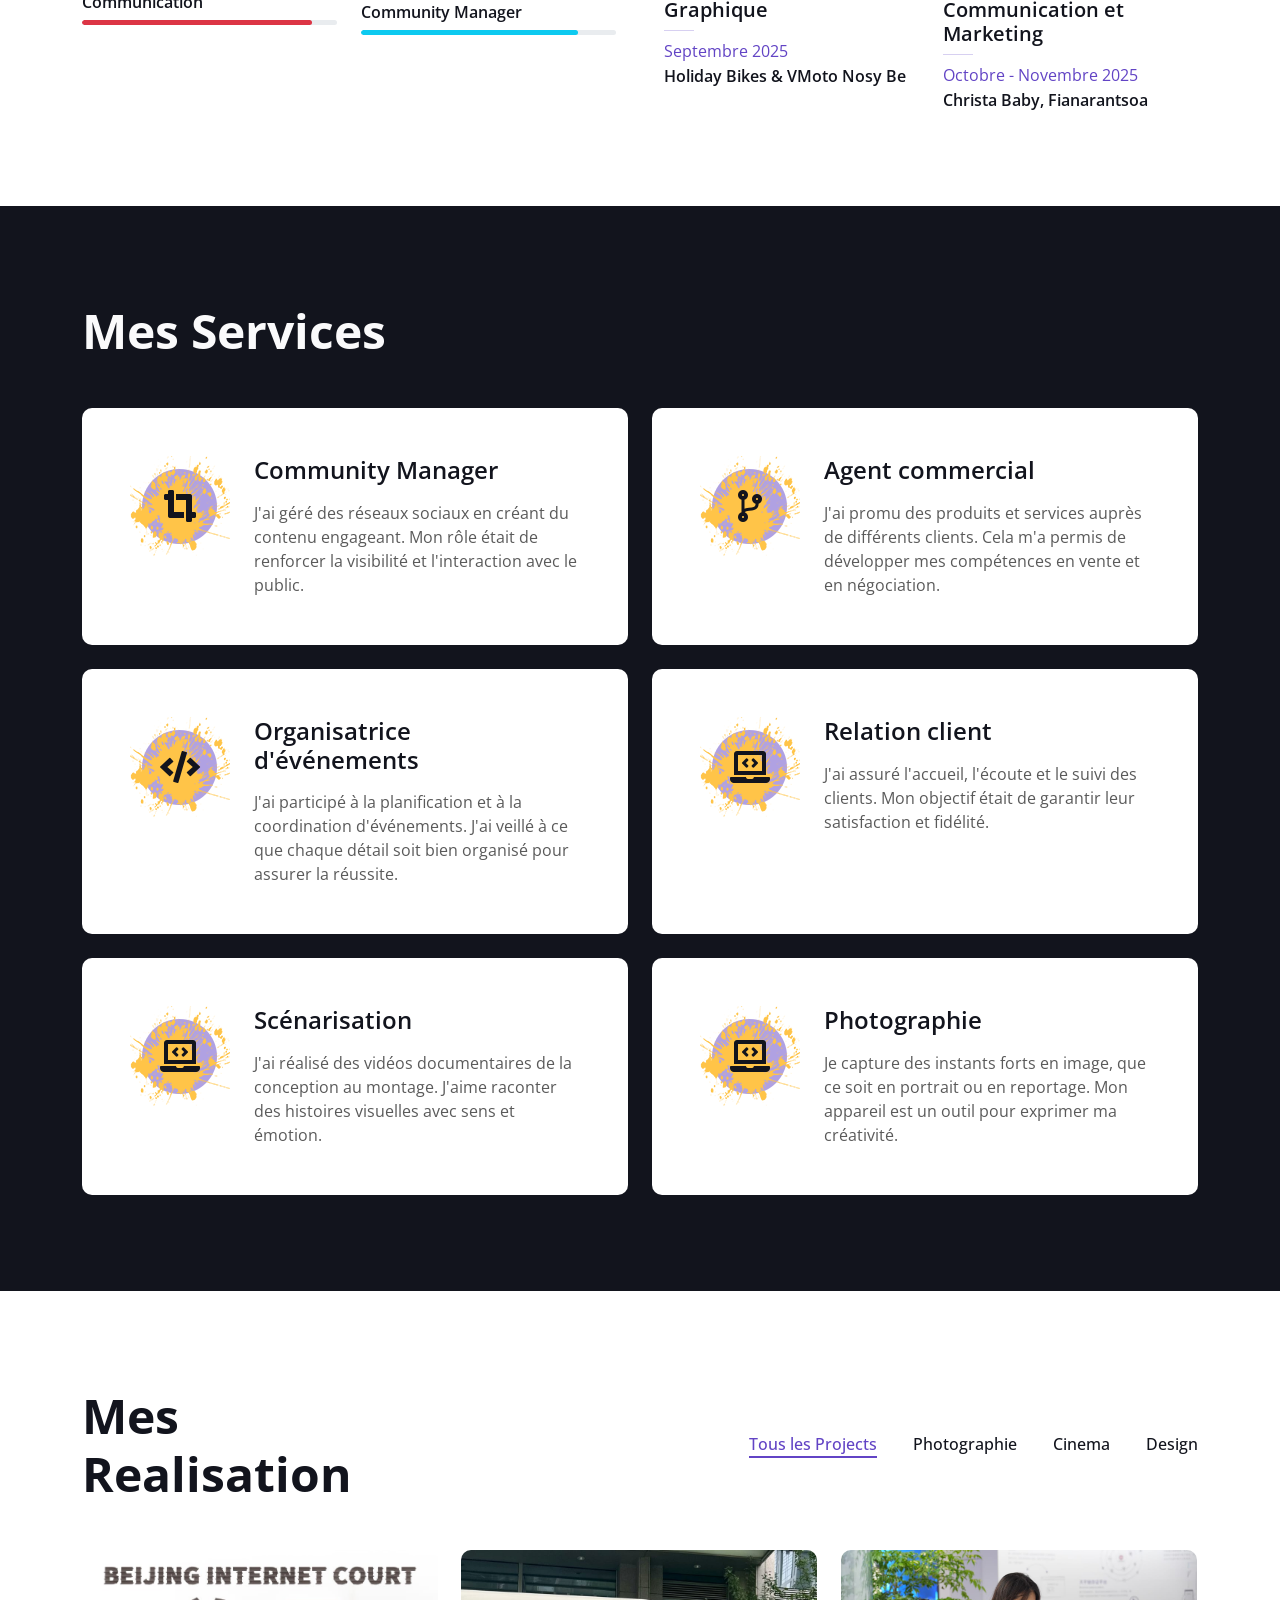
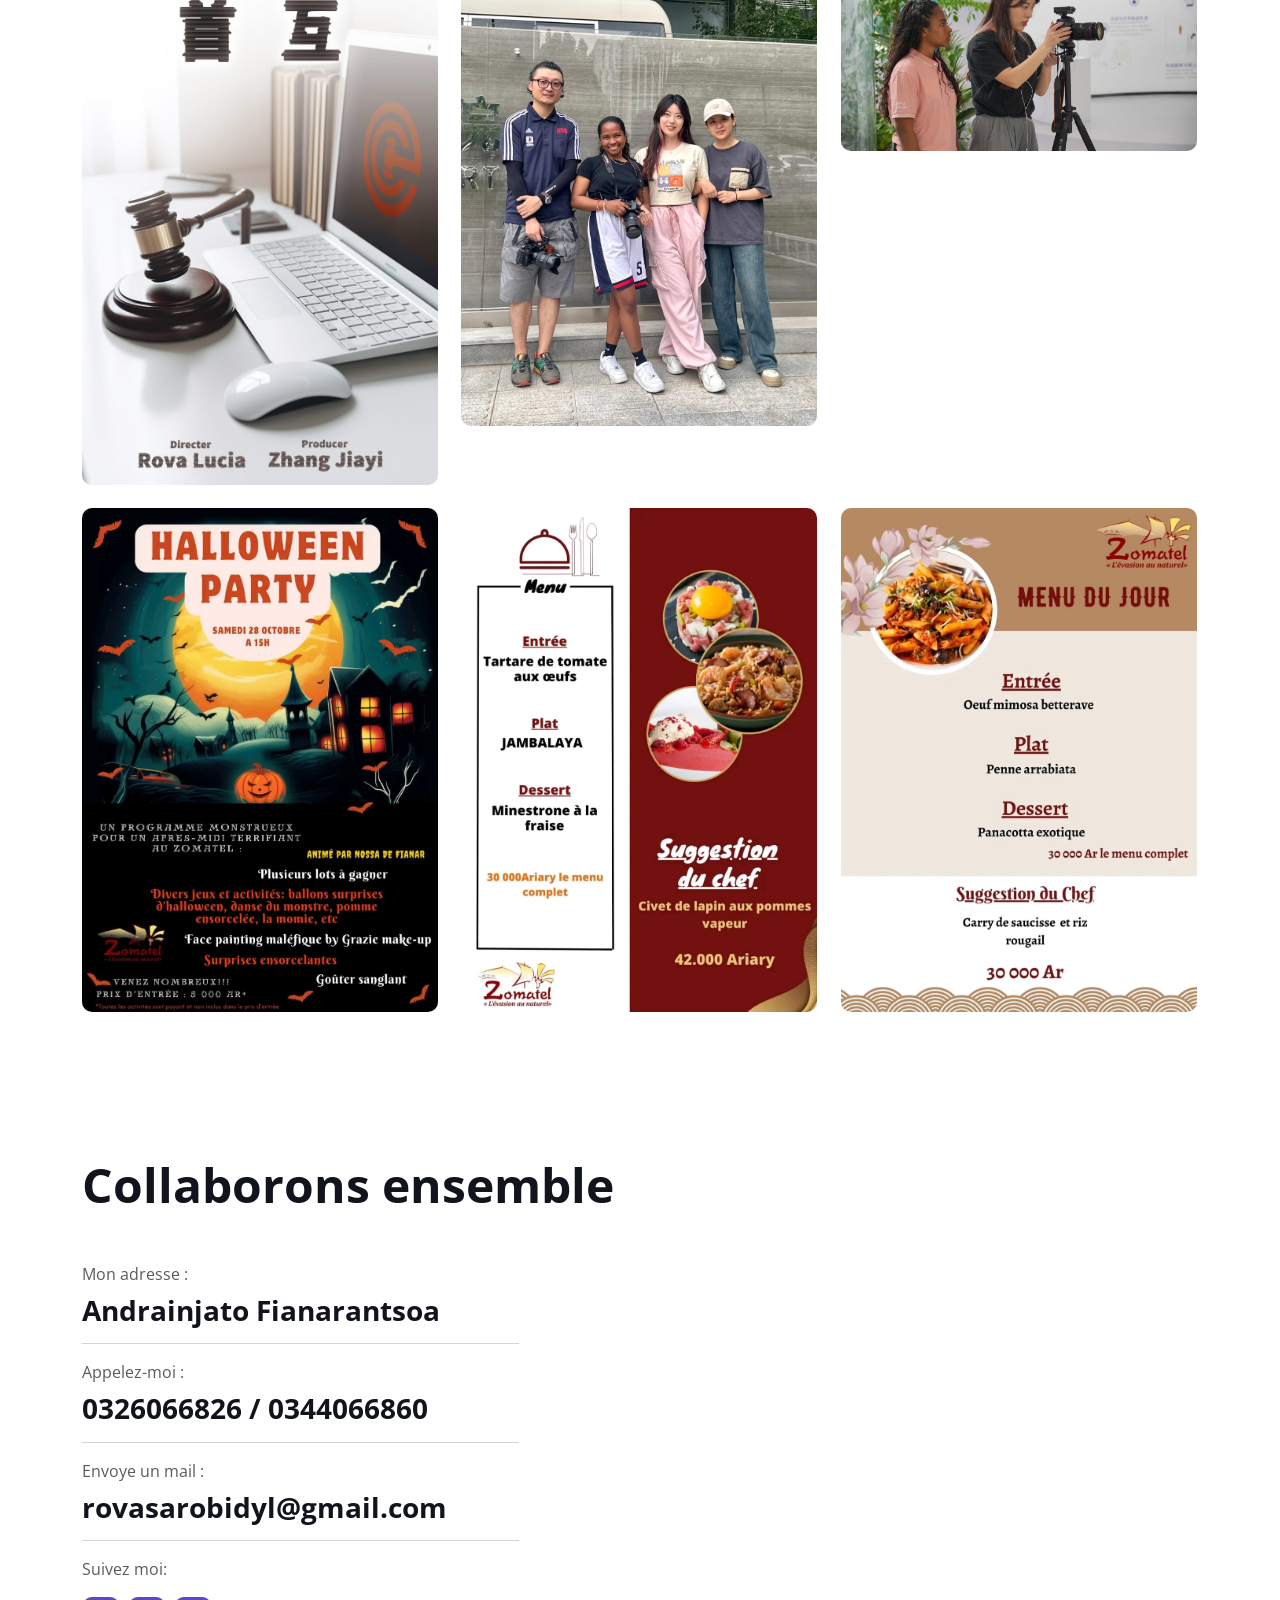
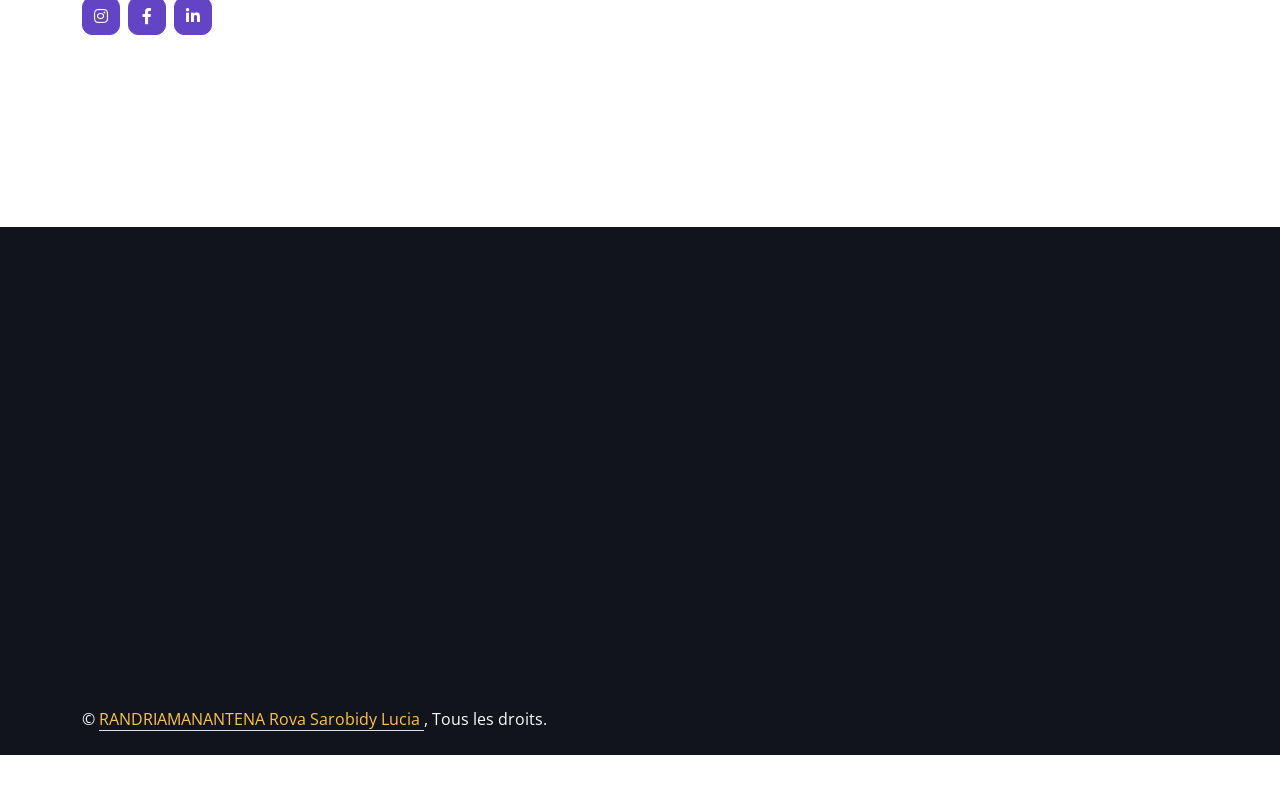
<file: index1.html>
<!DOCTYPE html>
<html lang="en">

<head>
    <meta charset="utf-8">
    <title>RANDRIAMANANTENA Rova Sarobidy Lucia</title>
    <meta content="width=device-width, initial-scale=1.0" name="viewport">
    <meta content="" name="keywords">
    <meta content="" name="description">

    <!-- Favicon -->
    <link href="img/favicon.ico" rel="icon">

    <!-- Google Web Fonts -->
    <link rel="preconnect" href="https://fonts.googleapis.com">
    <link rel="preconnect" href="https://fonts.gstatic.com" crossorigin>
    <link href="https://fonts.googleapis.com/css2?family=Open+Sans:wght@400;500;600;700;800&display=swap" rel="stylesheet"> 

    <!-- Icon Font Stylesheet -->
    <link href="https://cdnjs.cloudflare.com/ajax/libs/font-awesome/5.10.0/css/all.min.css" rel="stylesheet">
    <link href="https://cdn.jsdelivr.net/npm/bootstrap-icons@1.4.1/font/bootstrap-icons.css" rel="stylesheet">

    <!-- Libraries Stylesheet -->
    <link href="lib/animate/animate.min.css" rel="stylesheet">
    <link href="lib/lightbox/css/lightbox.min.css" rel="stylesheet">
    <link href="lib/owlcarousel/assets/owl.carousel.min.css" rel="stylesheet">

    <!-- Customized Bootstrap Stylesheet -->
    <link href="css/bootstrap.min.css" rel="stylesheet">

    <!-- Template Stylesheet -->
    <link href="css/style.css" rel="stylesheet">
</head>

<!-- Google tag (gtag.js) -->
<script async src="https://www.googletagmanager.com/gtag/js?id=G-5W41QRCXR0"></script>
<script>
  window.dataLayer = window.dataLayer || [];
  function gtag(){dataLayer.push(arguments);}
  gtag('js', new Date());

  gtag('config', 'G-5W41QRCXR0');
</script>

<body data-bs-spy="scroll" data-bs-target=".navbar" data-bs-offset="51">
    <!-- Spinner Start -->
    <!-- <div id="spinner" class="show bg-white position-fixed translate-middle w-100 vh-100 top-50 start-50 d-flex align-items-center justify-content-center">
        <div class="spinner-border text-primary" style="width: 3rem; height: 3rem;" role="status">
            <span class="sr-only">Loading...</span>
        </div>
    </div> -->
    <!-- Spinner End -->


    <!-- Navbar Start -->
    <nav class="navbar navbar-expand-lg bg-white navbar-light fixed-top shadow py-lg-0 px-4 px-lg-5 wow fadeIn" data-wow-delay="0.1s">
        <a href="index.html" class="navbar-brand d-block d-lg-none">
            <h1 class="text-primary fw-bold m-0">Rova.</h1>
        </a>
        <button type="button" class="navbar-toggler" data-bs-toggle="collapse" data-bs-target="#navbarCollapse">
            <span class="navbar-toggler-icon"></span>
        </button>
        <div class="collapse navbar-collapse justify-content-between py-4 py-lg-0" id="navbarCollapse">
            <div class="navbar-nav ms-auto py-0">
                <a href="#home" class="nav-item nav-link active">Acceuil</a>
                <!-- <a href="#about" class="nav-item nav-link">A propos</a> -->
                <a href="#skill" class="nav-item nav-link">A propos & Competence</a>
                <a href="#service" class="nav-item nav-link">Services</a>
            </div>
            <!-- <a href="index.html" class="navbar-brand bg-secondary py-3 px-4 mx-3 d-none d-lg-block">
                <h1 class="text-primary fw-bold m-0">ProMan</h1>
            </a> -->
            <div class="navbar-nav me-auto py-0">
                <a href="#project" class="nav-item nav-link">Projets ou Realisation</a>
                <!-- <a href="#team" class="nav-item nav-link">Team</a> -->
                <!-- <a href="#testimonial" class="nav-item nav-link">Testimonial</a> -->
                <a href="#contact" class="nav-item nav-link">Contact</a>
            </div>
        </div>
    </nav>
    <!-- Navbar End -->


    <!-- Header Start -->
    <div 
    class="container-fluid bg-light my-6 mt-0 bg-dark" 
    id="home"
    >
        <div class="container">
            <div class="row g-5 align-items-center">
                <div class="col-lg-6 py-6 pb-0 pt-lg-0">
                    <h3 class="text-primary mb-3">Je suis</h3>
                    <h1 class="display-3 mb-3 text-light">RANDRIAMANANTENA Rova Sarobidy Lucia</h1>
                    <h2 class="typed-text-output d-inline text-light"></h2>
                    <div class="typed-text d-none text-light">Je transforme vos idées en contenus visuels percutants et construis des stratégies de communication qui engagent votre communauté.</div>
                    <div class="d-flex align-items-center pt-5">
                        <a href="./pdf/CVRova.pdf" class="btn btn-primary py-3 px-4 me-5">Mon CV</a>
                        
                    </div>
                </div>
                <div class="col-lg-6">
                    <img class="img-fluid" src="img/Rova.png" alt="">
                </div>
            </div>
        </div>
    </div>
    <!-- Header End -->


   

    <!-- About Start -->
    <!-- <div class="container-xxl py-6" id="about">
        <div class="container">
            <div class="row g-5">
                <div class="col-lg-6 wow fadeInUp" data-wow-delay="0.1s">
                    <div class="d-flex align-items-center mb-5">
                        <div class="years flex-shrink-0 text-center me-4">
                            <h1 class="display-1 mb-0">15</h1>
                            <h5 class="mb-0">Years</h5>
                        </div>
                        <h3 class="lh-base mb-0">of working experience as a web designer & developer</h3>
                    </div>
                    <p class="mb-4">Stet no et lorem dolor et diam, amet duo ut dolore vero eos. No stet est diam rebum amet diam ipsum. Clita clita labore, dolor duo nonumy clita sit at, sed sit sanctus dolor eos.</p>
                    <p class="mb-3"><i class="far fa-check-circle text-primary me-3"></i>Afordable Prices</p>
                    <p class="mb-3"><i class="far fa-check-circle text-primary me-3"></i>High Quality Product</p>
                    <p class="mb-3"><i class="far fa-check-circle text-primary me-3"></i>On Time Project Delivery</p>
                    <a class="btn btn-primary py-3 px-5 mt-3" href="">Read More</a>
                </div>
                <div class="col-lg-6 wow fadeInUp" data-wow-delay="0.5s">
                    <div class="row g-3 mb-4">
                        <div class="col-sm-6">
                            <img class="img-fluid rounded" src="img/about-1.jpg" alt="">
                        </div>
                        <div class="col-sm-6">
                            <img class="img-fluid rounded" src="img/about-2.jpg" alt="">
                        </div>
                    </div>
                    <div class="d-flex align-items-center mb-3">
                        <h5 class="border-end pe-3 me-3 mb-0">Happy Clients</h5>
                        <h2 class="text-primary fw-bold mb-0" data-toggle="counter-up">1234</h2>
                    </div>
                    <p class="mb-4">Stet no et lorem dolor et diam, amet duo ut dolore vero eos. No stet est diam amet diam ipsum clita labore dolor duo clita.</p>
                    <div class="d-flex align-items-center mb-3">
                        <h5 class="border-end pe-3 me-3 mb-0">Projects Completed</h5>
                        <h2 class="text-primary fw-bold mb-0" data-toggle="counter-up">1234</h2>
                    </div>
                    <p class="mb-0">Stet no et lorem dolor et diam, amet duo ut dolore vero eos. No stet est diam amet diam ipsum clita labore dolor duo clita.</p>
                </div>
            </div>
        </div>
    </div> -->
    <!-- About End -->


    <!-- Expertise Start -->
    <div class="container-xxl py-6 pb-5" id="skill">
        <div class="container">
            <div class="row g-5">
                <div class="col-lg-6 wow fadeInUp" data-wow-delay="0.1s">
                    <h1 class="display-5 mb-5">Compétences & Experience</h1>
                    <p class="mb-4">Passionnée par la narration visuelle et les relations humaines, je suis à la recherche d'un stage ou d'une première expérience professionnelle dans la communication.</p>
                    <h3 class="mb-4">Mes Compétences</h3>
                    <div class="row align-items-center">
                        <div class="col-md-6">
                            <div class="skill mb-4">
                                <div class="d-flex justify-content-between">
                                    <h6 class="font-weight-bold">Vidéo & Photographie & Design</h6>
                                    <h6 class="font-weight-bold">80%</h6>
                                </div>
                                <div class="progress">
                                    <div class="progress-bar bg-primary" role="progressbar" aria-valuenow="80" aria-valuemin="0" aria-valuemax="100"></div>
                                </div>
                            </div>
                            <div class="skill mb-4">
                                <div class="d-flex justify-content-between">
                                    <h6 class="font-weight-bold">Organisatrice d’événements</h6>
                                    <h6 class="font-weight-bold">85%</h6>
                                </div>
                                <div class="progress">
                                    <div class="progress-bar bg-warning" role="progressbar" aria-valuenow="85" aria-valuemin="0" aria-valuemax="100"></div>
                                </div>
                            </div>
                            <div class="skill mb-4">
                                <div class="d-flex justify-content-between">
                                    <h6 class="font-weight-bold">Relation client & Communication</h6>
                                    <h6 class="font-weight-bold">90%</h6>
                                </div>
                                <div class="progress">
                                    <div class="progress-bar bg-danger" role="progressbar" aria-valuenow="90" aria-valuemin="0" aria-valuemax="100"></div>
                                </div>
                            </div>
                        </div>
                        <div class="col-md-6">
                            <div class="skill mb-4">
                                <div class="d-flex justify-content-between">
                                    <h6 class="font-weight-bold">Révision de textes & Scénarisation</h6>
                                    <h6 class="font-weight-bold">90%</h6>
                                </div>
                                <div class="progress">
                                    <div class="progress-bar bg-danger" role="progressbar" aria-valuenow="90" aria-valuemin="0" aria-valuemax="100"></div>
                                </div>
                            </div>
                            <div class="skill mb-4">
                                <div class="d-flex justify-content-between">
                                    <h6 class="font-weight-bold">Enquêtrice & Agent commercial</h6>
                                    <h6 class="font-weight-bold">95%</h6>
                                </div>
                                <div class="progress">
                                    <div class="progress-bar bg-dark" role="progressbar" aria-valuenow="95" aria-valuemin="0" aria-valuemax="100"></div>
                                </div>
                            </div>
                            <div class="skill mb-4">
                                <div class="d-flex justify-content-between">
                                    <h6 class="font-weight-bold">Réseaux sociaux & Community Manager</h6>
                                    <h6 class="font-weight-bold">85%</h6>
                                </div>
                                <div class="progress">
                                    <div class="progress-bar bg-info" role="progressbar" aria-valuenow="85" aria-valuemin="0" aria-valuemax="100"></div>
                                </div>
                            </div>
                        </div>
                    </div>
                </div>
                <div class="col-lg-6 wow fadeInUp" data-wow-delay="0.5s">
                    <ul class="nav nav-pills rounded border border-2 border-primary mb-5">
                        <li class="nav-item w-50">
                            <button class="nav-link w-100 py-3 fs-5 active" data-bs-toggle="pill" href="#tab-1">Experience</button>
                        </li>
                        <li class="nav-item w-50">
                            <button class="nav-link w-100 py-3 fs-5" data-bs-toggle="pill" href="#tab-2">Education</button>
                        </li>
                    </ul>
                    <div class="tab-content">
                        <div id="tab-1" class="tab-pane fade show p-0 active">
                            <div class="row gy-5 gx-4">
                                <div class="col-sm-6">
                                    <h5>
                                        Assistante en Communication et Multimédia
                                    </h5>
                                    <hr class="text-primary my-2">
                                    <p class="text-primary mb-1">Juin - Août 2023</p>
                                    <h6 class="mb-0">FOFIFA Antananarivo</h6>
                                </div>
                                <div class="col-sm-6">
                                    <h5>
                                        Stagiaire en Responsable de la Communication et Commerce
                                    </h5>
                                    <hr class="text-primary my-2">
                                    <p class="text-primary mb-1">Octobre - Décembre 2023</p>
                                    <h6 class="mb-0">ZOMATEL Fianarantsoa</h6>
                                </div>
                                <div class="col-sm-6">
                                    <h5>
                                        Realisatrice - "Looking China" 
                                    </h5>
                                    <hr class="text-primary my-2">
                                    <p class="text-primary mb-1">
                                        Juin 2024
                                    </p>
                                    <h6 class="mb-0">Beijing, Chine</h6>
                                </div>
                                 <div class="col-sm-6">
                                    <h5>
                                        Stagiaire Productrice projet documentaire
                                    </h5>
                                    <hr class="text-primary my-2">
                                    <p class="text-primary mb-1">
                                        Juillet- Août 2025
                                    </p>
                                    <h6 class="mb-0">THINKING HUTS, Toliara</h6>
                                </div>
                                 <div class="col-sm-6">
                                    <h5>
                                        Stagiaire en Design Graphique 
                                    </h5>
                                    <hr class="text-primary my-2">
                                    <p class="text-primary mb-1">
                                        Septembre 2025
                                    </p>
                                    <h6 class="mb-0">Holiday Bikes & VMoto Nosy Be</h6>
                                </div>
                                 <div class="col-sm-6">
                                    <h5>
                                        Stagiaire en Communication et Marketing
                                    </h5>
                                    <hr class="text-primary my-2">
                                    <p class="text-primary mb-1">
                                        Octobre - Novembre 2025
                                    </p>
                                    <h6 class="mb-0">Christa Baby, Fianarantsoa</h6>
                                </div>
                                <!-- <div class="col-sm-6">
                                    <h5>Apps Designer</h5>
                                    <hr class="text-primary my-2">
                                    <p class="text-primary mb-1">2000 - 2045</p>
                                    <h6 class="mb-0">Apex Software Inc</h6>
                                </div> -->
                            </div>
                        </div>
                        <div id="tab-2" class="tab-pane fade show p-0">
                            <div class="row gy-5 gx-4">
                                <div class="bg-white rounded">
                                    <h5>
                                        M2 - Communication Numérique et Management de projet
                                    </h5>
                                    <hr class="text-primary my-2">
                                    <p class="text-primary mb-1">2025 - 2026</p>
                                    <p class="mb-0">
                                        École de Management et d’Innovation Technologique, Université de Fianarantsoa
                                    </p>
                                </div>
                                <div class="bg-white rounded">
                                    <h5>
                                        Licence - Information Communication et Multimédia
                                    </h5>
                                    <hr class="text-primary my-2">
                                    <p class="text-primary mb-1">2023 - 2024</p>
                                    <p class="mb-0">
                                        École de Management et d’Innovation Technologique, Université de Fianarantsoa
                                    </p>
                                </div>
                                <!-- <div class="col-sm-6">
                                    <h5>Web Design</h5>
                                    <hr class="text-primary my-2">
                                    <p class="text-primary mb-1">2000 - 2045</p>
                                    <h6 class="mb-0">Cambridge University</h6>
                                </div>
                                <div class="col-sm-6">
                                    <h5>Apps Design</h5>
                                    <hr class="text-primary my-2">
                                    <p class="text-primary mb-1">2000 - 2045</p>
                                    <h6 class="mb-0">Cambridge University</h6>
                                </div> -->
                            </div>
                        </div>
                    </div>
                </div>
            </div>
        </div>
    </div>
    <!-- Expertise End -->


    <!-- Service Start -->
    <div class="container-fluid bg-light my-5 py-6  bg-dark" id="service">
        <div class="container">
            <div class="row g-5 mb-5 wow fadeInUp" data-wow-delay="0.1s">
                <div class="col-lg-6">
                    <h1 class="display-5 mb-0 text-light">Mes Services</h1>
                </div>
               
            </div>
            <div class="row g-4">
                <div class="col-lg-6 wow fadeInUp" data-wow-delay="0.1s">
                    <div class="service-item d-flex flex-column flex-sm-row bg-white rounded h-100 p-4 p-lg-5">
                        <div class="bg-icon flex-shrink-0 mb-3">
                            <i class="fa fa-crop-alt fa-2x text-dark"></i>
                        </div>
                        <div class="ms-sm-4">
                            <h4 class="mb-3">
                                Community Manager
                            </h4>
                            <span>
                                J'ai géré des réseaux sociaux en créant du contenu engageant. Mon rôle était de renforcer la visibilité et l'interaction avec le public.
                            </span>
                        </div>
                    </div>
                </div>
                <div class="col-lg-6 wow fadeInUp" data-wow-delay="0.3s">
                    <div class="service-item d-flex flex-column flex-sm-row bg-white rounded h-100 p-4 p-lg-5">
                        <div class="bg-icon flex-shrink-0 mb-3">
                            <i class="fa fa-code-branch fa-2x text-dark"></i>
                        </div>
                        <div class="ms-sm-4">
                            <h4 class="mb-3">
                                Agent commercial
                            </h4>
                            <span>
                                J'ai promu des produits et services auprès de différents clients. Cela m'a permis de développer mes compétences en vente et en négociation.
                            </span>
                        </div>
                    </div>
                </div>
                <div class="col-lg-6 wow fadeInUp" data-wow-delay="0.1s">
                    <div class="service-item d-flex flex-column flex-sm-row bg-white rounded h-100 p-4 p-lg-5">
                        <div class="bg-icon flex-shrink-0 mb-3">
                            <i class="fa fa-code fa-2x text-dark"></i>
                        </div>
                        <div class="ms-sm-4">
                            <h4 class="mb-3">
                                Organisatrice d'événements
                            </h4>
                            <span>
                               J'ai participé à la planification et à la coordination d'événements. J'ai veillé à ce que chaque détail soit bien organisé pour assurer la réussite.
                            </span>
                        </div>
                    </div>
                </div>
                <div class="col-lg-6 wow fadeInUp" data-wow-delay="0.3s">
                    <div class="service-item d-flex flex-column flex-sm-row bg-white rounded h-100 p-4 p-lg-5">
                        <div class="bg-icon flex-shrink-0 mb-3">
                            <i class="fa fa-laptop-code fa-2x text-dark"></i>
                        </div>
                        <div class="ms-sm-4">
                            <h4 class="mb-3">
                                Relation client
                            </h4>
                            <span>
                                J'ai assuré l'accueil, l'écoute et le suivi des clients. Mon objectif était de garantir leur satisfaction et fidélité.
                            </span>
                        </div>
                    </div>
                </div>
                <div class="col-lg-6 wow fadeInUp" data-wow-delay="0.3s">
                    <div class="service-item d-flex flex-column flex-sm-row bg-white rounded h-100 p-4 p-lg-5">
                        <div class="bg-icon flex-shrink-0 mb-3">
                            <i class="fa fa-laptop-code fa-2x text-dark"></i>
                        </div>
                        <div class="ms-sm-4">
                            <h4 class="mb-3">
                                Scénarisation
                            </h4>
                            <span>
                                J'ai réalisé des vidéos documentaires de la conception au montage. J'aime raconter des histoires visuelles avec sens et émotion.
                            </span>
                        </div>
                    </div>
                </div>
                <div class="col-lg-6 wow fadeInUp" data-wow-delay="0.3s">
                    <div class="service-item d-flex flex-column flex-sm-row bg-white rounded h-100 p-4 p-lg-5">
                        <div class="bg-icon flex-shrink-0 mb-3">
                            <i class="fa fa-laptop-code fa-2x text-dark"></i>
                        </div>
                        <div class="ms-sm-4">
                            <h4 class="mb-3">
                                Photographie  
                            </h4>
                            <span>
                                Je capture des instants forts en image, que ce soit en portrait ou en reportage. Mon appareil est un outil pour exprimer ma créativité.
                            </span>
                        </div>
                    </div>
                </div>
            </div>
        </div>
    </div>
    <!-- Service End -->


    <!-- Projects Start -->
    <div class="container-xxl py-6 pt-5" id="project">
        <div class="container">
            <div class="row g-5 mb-5 align-items-center wow fadeInUp" data-wow-delay="0.1s">
                <div class="col-lg-4">
                    <h1 class="display-5 mb-0">Mes Realisation</h1>
                </div>
                <div class="col-lg-8 text-lg-end">
                    <ul class="list-inline mx-n3 mb-0" id="portfolio-flters">
                        <li class="mx-3 active" data-filter="*">Tous les Projects</li>
                        <li class="mx-3" data-filter=".first">Photographie</li>
                        <li class="mx-3" data-filter=".second">Cinema</li>
                        <li class="mx-3" data-filter=".third">Design</li>
                    </ul>
                </div>
            </div>
            <div class="row g-4 portfolio-container wow fadeInUp" data-wow-delay="0.1s">
                <div class="col-lg-4 col-md-6 portfolio-item second">
                    <div class="portfolio-img rounded overflow-hidden">
                        <img class="img-fluid" src="img/rova/1.jpg" alt="">
                        <div class="portfolio-btn">
                            <a class="btn btn-lg-square btn-outline-secondary border-2 mx-1" href="img/rova/1.jpg" data-lightbox="portfolio"><i class="fa fa-eye"></i></a>
                            <a class="btn btn-lg-square btn-outline-secondary border-2 mx-1" href=""><i class="fa fa-link"></i></a>
                        </div>
                    </div>
                </div>
                <div class="col-lg-4 col-md-6 portfolio-item first">
                    <div class="portfolio-img rounded overflow-hidden">
                        <img class="img-fluid" src="img/rova/2.jpg" alt="">
                        <div class="portfolio-btn">
                            <a class="btn btn-lg-square btn-outline-secondary border-2 mx-1" href="img/rova/2.jpg" data-lightbox="portfolio"><i class="fa fa-eye"></i></a>
                            <a class="btn btn-lg-square btn-outline-secondary border-2 mx-1" href=""><i class="fa fa-link"></i></a>
                        </div>
                    </div>
                </div>
                <div class="col-lg-4 col-md-6 portfolio-item second">
                    <div class="portfolio-img rounded overflow-hidden">
                        <img class="img-fluid" src="img/rova/3.jpg" alt="">
                        <div class="portfolio-btn">
                            <a class="btn btn-lg-square btn-outline-secondary border-2 mx-1" href="img/rova/3.jpg" data-lightbox="portfolio"><i class="fa fa-eye"></i></a>
                            <a class="btn btn-lg-square btn-outline-secondary border-2 mx-1" href=""><i class="fa fa-link"></i></a>
                        </div>
                    </div>
                </div>
                <div class="col-lg-4 col-md-6 portfolio-item third">
                    <div class="portfolio-img rounded overflow-hidden">
                        <img class="img-fluid" src="img/rova/4.jpg" alt="">
                        <div class="portfolio-btn">
                            <a class="btn btn-lg-square btn-outline-secondary border-2 mx-1" href="img/rova/4.jpg" data-lightbox="portfolio"><i class="fa fa-eye"></i></a>
                            <a class="btn btn-lg-square btn-outline-secondary border-2 mx-1" href=""><i class="fa fa-link"></i></a>
                        </div>
                    </div>
                </div>
                <div class="col-lg-4 col-md-6 portfolio-item third">
                    <div class="portfolio-img rounded overflow-hidden">
                        <img class="img-fluid" src="img/rova/5.jpg" alt="">
                        <div class="portfolio-btn">
                            <a class="btn btn-lg-square btn-outline-secondary border-2 mx-1" href="img/rova/5.jpg" data-lightbox="portfolio"><i class="fa fa-eye"></i></a>
                            <a class="btn btn-lg-square btn-outline-secondary border-2 mx-1" href=""><i class="fa fa-link"></i></a>
                        </div>
                    </div>
                </div>
                <div class="col-lg-4 col-md-6 portfolio-item third">
                    <div class="portfolio-img rounded overflow-hidden">
                        <img class="img-fluid" src="img/rova/6.jpg" alt="">
                        <div class="portfolio-btn">
                            <a class="btn btn-lg-square btn-outline-secondary border-2 mx-1" href="img/rova/6.jpg" data-lightbox="portfolio"><i class="fa fa-eye"></i></a>
                            <a class="btn btn-lg-square btn-outline-secondary border-2 mx-1" href=""><i class="fa fa-link"></i></a>
                        </div>
                    </div>
                </div>
            </div>
        </div>
    </div>
    <!-- Projects End -->


    <!-- Team Start -->
    <!-- <div class="container-xxl py-6 pb-5" id="team">
        <div class="container">
            <div class="row g-5 mb-5 wow fadeInUp" data-wow-delay="0.1s">
                <div class="col-lg-6">
                    <h1 class="display-5 mb-0">Team Members</h1>
                </div>
                <div class="col-lg-6 text-lg-end">
                    <a class="btn btn-primary py-3 px-5" href="">Contact Us</a>
                </div>
            </div>
            <div class="row g-4">
                <div class="col-lg-4 col-md-6 wow fadeInUp" data-wow-delay="0.1s">
                    <div class="team-item position-relative">
                        <img class="img-fluid rounded" src="img/team-1.jpg" alt="">
                        <div class="team-text bg-white rounded-end p-4">
                            <div>
                                <h5>Full Name</h5>
                                <span>Designer</span>
                            </div>
                            <i class="fa fa-arrow-right fa-2x text-primary"></i>
                        </div>
                    </div>
                </div>
                <div class="col-lg-4 col-md-6 wow fadeInUp" data-wow-delay="0.3s">
                    <div class="team-item position-relative">
                        <img class="img-fluid rounded" src="img/team-2.jpg" alt="">
                        <div class="team-text bg-white rounded-end p-4">
                            <div>
                                <h5>Full Name</h5>
                                <span>Designer</span>
                            </div>
                            <i class="fa fa-arrow-right fa-2x text-primary"></i>
                        </div>
                    </div>
                </div>
                <div class="col-lg-4 col-md-6 wow fadeInUp" data-wow-delay="0.5s">
                    <div class="team-item position-relative">
                        <img class="img-fluid rounded" src="img/team-3.jpg" alt="">
                        <div class="team-text bg-white rounded-end p-4">
                            <div>
                                <h5>Full Name</h5>
                                <span>Designer</span>
                            </div>
                            <i class="fa fa-arrow-right fa-2x text-primary"></i>
                        </div>
                    </div>
                </div>
            </div>
        </div>
    </div> -->
    <!-- Team End -->


    <!-- Testimonial Start -->
    <!-- <div class="container-fluid bg-light py-5 my-5" id="testimonial">
        <div class="container-fluid py-5">
            <h1 class="display-5 text-center mb-5 wow fadeInUp" data-wow-delay="0.1s">Testimonial</h1>
            <div class="row justify-content-center">
                <div class="col-lg-3 d-none d-lg-block">
                    <div class="testimonial-left h-100">
                        <img class="img-fluid wow fadeIn" data-wow-delay="0.1s" src="img/testimonial-1.jpg" alt="">
                        <img class="img-fluid wow fadeIn" data-wow-delay="0.3s" src="img/testimonial-2.jpg" alt="">
                        <img class="img-fluid wow fadeIn" data-wow-delay="0.5s" src="img/testimonial-3.jpg" alt="">
                    </div>
                </div>
                <div class="col-lg-6 wow fadeInUp" data-wow-delay="0.5s">
                    <div class="owl-carousel testimonial-carousel">
                        <div class="testimonial-item text-center">
                            <div class="position-relative mb-5">
                                <img class="img-fluid rounded-circle border border-secondary p-2 mx-auto" src="img/testimonial-1.jpg" alt="">
                                <div class="testimonial-icon">
                                    <i class="fa fa-quote-left text-primary"></i>
                                </div>
                            </div>
                            <p class="fs-5 fst-italic">Dolores sed duo clita tempor justo dolor et stet lorem kasd labore dolore lorem ipsum. At lorem lorem magna ut et, nonumy et labore et tempor diam tempor erat.</p>
                            <hr class="w-25 mx-auto">
                            <h5>Client Name</h5>
                            <span>Profession</span>
                        </div>
                        <div class="testimonial-item text-center">
                            <div class="position-relative mb-5">
                                <img class="img-fluid rounded-circle border border-secondary p-2 mx-auto" src="img/testimonial-2.jpg" alt="">
                                <div class="testimonial-icon">
                                    <i class="fa fa-quote-left text-primary"></i>
                                </div>
                            </div>
                            <p class="fs-5 fst-italic">Dolores sed duo clita tempor justo dolor et stet lorem kasd labore dolore lorem ipsum. At lorem lorem magna ut et, nonumy et labore et tempor diam tempor erat.</p>
                            <hr class="w-25 mx-auto">
                            <h5>Client Name</h5>
                            <span>Profession</span>
                        </div>
                        <div class="testimonial-item text-center">
                            <div class="position-relative mb-5">
                                <img class="img-fluid rounded-circle border border-secondary p-2 mx-auto" src="img/testimonial-3.jpg" alt="">
                                <div class="testimonial-icon">
                                    <i class="fa fa-quote-left text-primary"></i>
                                </div>
                            </div>
                            <p class="fs-5 fst-italic">Dolores sed duo clita tempor justo dolor et stet lorem kasd labore dolore lorem ipsum. At lorem lorem magna ut et, nonumy et labore et tempor diam tempor erat.</p>
                            <hr class="w-25 mx-auto">
                            <h5>Client Name</h5>
                            <span>Profession</span>
                        </div>
                    </div>
                </div>
                <div class="col-lg-3 d-none d-lg-block">
                    <div class="testimonial-right h-100">
                        <img class="img-fluid wow fadeIn" data-wow-delay="0.1s" src="img/testimonial-1.jpg" alt="">
                        <img class="img-fluid wow fadeIn" data-wow-delay="0.3s" src="img/testimonial-2.jpg" alt="">
                        <img class="img-fluid wow fadeIn" data-wow-delay="0.5s" src="img/testimonial-3.jpg" alt="">
                    </div>
                </div>
            </div>
        </div>
    </div> -->
    <!-- Testimonial End -->


    <!-- Contact Start -->
    <div class="container-xxl pb-5" id="contact">
        <div class="container py-5">
            <div class="row g-5 mb-5 wow fadeInUp" data-wow-delay="0.1s">
                <div class="col-lg-6">
                    <h1 class="display-5 mb-0">Collaborons ensemble</h1>
                </div>
                
            </div>
            <div class="row g-5">
                <div class="col-lg-5 col-md-6 wow fadeInUp" data-wow-delay="0.1s">
                    <p class="mb-2">Mon adresse :</p>
                    <h3 class="fw-bold">Andrainjato Fianarantsoa</h3>
                    <hr class="w-100">
                    <p class="mb-2">Appelez-moi :</p>
                    <h3 class="fw-bold">0326066826 / 0344066860</h3>
                    <hr class="w-100">
                    <p class="mb-2">Envoye un mail :</p>
                    <h3 class="fw-bold">rovasarobidyl@gmail.com</h3>
                    <hr class="w-100">
                    <p class="mb-2">Suivez moi:</p>
                    <div class="d-flex pt-2">
                        <a class="btn btn-square btn-primary me-2" href="https://www.instagram.com/rovalucia4?igsh=MTIyeml2YWFydmdk"><i class="fab fa-instagram"></i></a>
                        <a class="btn btn-square btn-primary me-2" href="https://www.facebook.com/rovachrisnazogbi.randriamanantena"><i class="fab fa-facebook-f"></i></a>
                        <!-- <a class="btn btn-square btn-primary me-2" href=""><i class="fab fa-youtube"></i></a> -->
                        <a class="btn btn-square btn-primary me-2" href="https://www.linkedin.com/in/rova-sarobidy-lucia-randriamanantena-724481268"><i class="fab fa-linkedin-in"></i></a>
                    </div>
                </div>
                <div class="col-lg-7 col-md-6 wow fadeInUp" data-wow-delay="0.5s">
                    <!-- <p class="mb-4">The contact form is currently inactive. Get a functional and working contact form with Ajax & PHP in a few minutes. Just copy and paste the files, add a little code and you're done. <a href="https://htmlcodex.com/contact-form">Download Now</a>.</p> -->
                 
                </div>
            </div>
        </div>
    </div>
    <!-- Contact End -->


    <!-- Map Start -->
    <div class="container-xxl pt-5 px-0 wow fadeInUp" data-wow-delay="0.1s">
        <div class="container-xxl pt-5 px-0">
            <div class="bg-dark">
                <iframe src="https://www.google.com/maps/embed?pb=!1m18!1m12!1m3!1d232.07228781722748!2d47.108520008354255!3d-21.462371019617866!2m3!1f0!2f0!3f0!3m2!1i1024!2i768!4f13.1!3m3!1m2!1s0x21e7bf0a96c7bf73%3A0xd1c6a9790237d789!2sAndrainjato%20Fianarantsoa!5e0!3m2!1sfr!2smg!4v1744031276965!5m2!1sfr!2smg" width="100%" height="450px" style="border:0;" allowfullscreen="" loading="lazy" style="width: 100%; height: 450px; border:0;" allowfullscreen="" aria-hidden="false"
                tabindex="0" referrerpolicy="no-referrer-when-downgrade"></iframe>
            </div>
        </div>
    </div>
    <!-- Map End -->


    <!-- Copyright Start -->
    <div class="container-fluid bg-dark text-white py-4">
            <div class="container">
                <div class="row">
                    <div class="col-md-6 text-center text-md-start mb-3 mb-md-0">
                        &copy; <a class="border-bottom text-secondary" href="#">
                            RANDRIAMANANTENA Rova Sarobidy Lucia
                        </a>, Tous les droits.
                    </div>
                    <div class="col-md-6 text-center text-md-end">
                        <!--/*** This template is free as long as you keep the footer author’s credit link/attribution link/backlink. If you'd like to use the template without the footer author’s credit link/attribution link/backlink, you can purchase the Credit Removal License from "https://htmlcodex.com/credit-removal". Thank you for your support. ***/-->
                        <!-- Designed By <a class="border-bottom text-secondary" href="https://htmlcodex.com">HTML Codex</a>
                        <br>Distributed By: <a class="border-bottom" href="https://themewagon.com" target="_blank">ThemeWagon</a> -->
                    </div>
                </div>
            </div>
        </div>
    </div>
    <!-- Copyright End -->


    <!-- Back to Top -->
    <a href="#" class="btn btn-lg btn-primary btn-lg-square back-to-top"><i class="bi bi-arrow-up"></i></a>


    <!-- JavaScript Libraries -->
    <script src="https://code.jquery.com/jquery-3.4.1.min.js"></script>
    <script src="https://cdn.jsdelivr.net/npm/bootstrap@5.0.0/dist/js/bootstrap.bundle.min.js"></script>
    <script src="lib/wow/wow.min.js"></script>
    <script src="lib/easing/easing.min.js"></script>
    <script src="lib/waypoints/waypoints.min.js"></script>
    <script src="lib/typed/typed.min.js"></script>
    <script src="lib/counterup/counterup.min.js"></script>
    <script src="lib/owlcarousel/owl.carousel.min.js"></script>
    <script src="lib/isotope/isotope.pkgd.min.js"></script>
    <script src="lib/lightbox/js/lightbox.min.js"></script>

    <!-- Template Javascript -->
    <script src="js/main.js"></script>
</body>

</html>
</file>
<file: css/style.css>
/********** Template CSS **********/
:root {
  --primary: #6244c5;
  --secondary: #ffc448;
  --light: #fafafb;
  --dark: #12141d;
}

.back-to-top {
  position: fixed;
  display: none;
  right: 45px;
  bottom: 45px;
  z-index: 99;
}

.my-6 {
  margin-top: 6rem;
  margin-bottom: 6rem;
}

.py-6 {
  padding-top: 6rem;
  padding-bottom: 6rem;
}

/*** Spinner ***/
#spinner {
  opacity: 0;
  visibility: hidden;
  transition: opacity 0.5s ease-out, visibility 0s linear 0.5s;
  z-index: 99999;
}

#spinner.show {
  transition: opacity 0.5s ease-out, visibility 0s linear 0s;
  visibility: visible;
  opacity: 1;
}

/*** Button ***/
.btn {
  font-weight: 500;
  transition: 0.5s;
}

.btn.btn-primary,
.btn.btn-secondary {
  color: #ffffff;
}

.btn-square {
  width: 38px;
  height: 38px;
}

.btn-sm-square {
  width: 32px;
  height: 32px;
}

.btn-lg-square {
  width: 48px;
  height: 48px;
}

.btn-square,
.btn-sm-square,
.btn-lg-square {
  padding: 0;
  display: flex;
  align-items: center;
  justify-content: center;
  font-weight: normal;
}

/*** Navbar ***/
.navbar.fixed-top {
  display: none;
  transition: 0.5s;
}

.navbar .navbar-nav .nav-link {
  padding: 20px 15px;
  color: var(--dark);
  font-size: 18px;
  font-weight: 600;
  outline: none;
}

.navbar .navbar-nav .nav-link:hover,
.navbar .navbar-nav .nav-link.active {
  color: var(--primary);
}

@media (max-width: 991.98px) {
  .navbar .navbar-nav .nav-link {
    padding: 10px 0;
  }
}

/*** Header ***/
#home {
  /* margin-bottom: 6rem; */
  background-color: #292929;
  /* background: url() left top no-repeat; */
}

.typed-cursor {
  font-size: 30px;
  color: var(--dark);
}

.btn-play {
  position: relative;
  display: block;
  box-sizing: content-box;
  width: 16px;
  height: 26px;
  border-radius: 100%;
  border: none;
  outline: none !important;
  padding: 18px 20px 20px 28px;
  background: var(--primary);
}

.btn-play:before {
  content: "";
  position: absolute;
  z-index: 0;
  left: 50%;
  top: 50%;
  transform: translateX(-50%) translateY(-50%);
  display: block;
  width: 60px;
  height: 60px;
  background: var(--primary);
  border-radius: 100%;
  animation: pulse-border 1500ms ease-out infinite;
}

.btn-play:after {
  content: "";
  position: absolute;
  z-index: 1;
  left: 50%;
  top: 50%;
  transform: translateX(-50%) translateY(-50%);
  display: block;
  width: 60px;
  height: 60px;
  background: #ffffff;
  border-radius: 100%;
  transition: all 200ms;
}

.btn-play span {
  display: block;
  position: relative;
  z-index: 3;
  width: 0;
  height: 0;
  left: -1px;
  border-left: 16px solid var(--primary);
  border-top: 11px solid transparent;
  border-bottom: 11px solid transparent;
}

@keyframes pulse-border {
  0% {
    transform: translateX(-50%) translateY(-50%) translateZ(0) scale(1);
    opacity: 1;
  }

  100% {
    transform: translateX(-50%) translateY(-50%) translateZ(0) scale(2);
    opacity: 0;
  }
}

.modal-video .modal-dialog {
  position: relative;
  max-width: 800px;
  margin: 60px auto 0 auto;
}

.modal-video .modal-body {
  position: relative;
  padding: 0px;
}

.modal-video .close {
  position: absolute;
  width: 30px;
  height: 30px;
  right: 0px;
  top: -30px;
  z-index: 999;
  font-size: 30px;
  font-weight: normal;
  color: #ffffff;
  background: #000000;
  opacity: 1;
}

/*** About ***/
#about .years .display-1 {
  font-size: 10rem;
  line-height: 9rem;
}

#about .years h5 {
  letter-spacing: 30px;
  margin-right: -30px;
}

/*** Skills ***/
#skill .progress {
  height: 5px;
  border-radius: 5px;
}

#skill .progress .progress-bar {
  width: 0px;
  border-radius: 5px;
  transition: 3s;
}

#skill .nav-pills .nav-link {
  color: var(--dark);
}

#skill .nav-pills .nav-link.active {
  color: #ffffff;
}

#skill .tab-content hr {
  width: 30px;
}

/*** Service ***/
.service-item .bg-icon {
  width: 100px;
  height: 100px;
  display: flex;
  align-items: center;
  justify-content: center;
  background: url(../img/bg-icon.png) center center no-repeat;
  background-size: cover;
}

/*** Project Portfolio ***/
#portfolio-flters li {
  display: inline-block;
  font-weight: 500;
  color: var(--dark);
  cursor: pointer;
  transition: 0.5s;
  border-bottom: 2px solid transparent;
}

#portfolio-flters li:hover,
#portfolio-flters li.active {
  color: var(--primary);
  border-color: var(--primary);
}

.portfolio-img {
  position: relative;
}

.portfolio-btn {
  position: absolute;
  width: 100%;
  height: 100%;
  top: 0;
  left: 0;
  background: rgba(98, 68, 197, 0.9);
  display: flex;
  align-items: flex-end;
  justify-content: flex-start;
  padding: 30px;
  padding-bottom: 100px !important;
  opacity: 0;
  transition: 0.5s;
}

.portfolio-item:hover .portfolio-btn {
  opacity: 1;
  padding-bottom: 30px !important;
}

/*** Team ***/
.team-item img {
  transition: 0.5s;
}

.team-item:hover img {
  opacity: 0.7;
}

.team-item .team-text {
  position: absolute;
  left: 0;
  right: 60px;
  bottom: 30px;
  display: flex;
  align-items: center;
  justify-content: space-between;
  opacity: 0;
  transition: 0.5s;
}

.team-item:hover .team-text {
  right: 30px;
  opacity: 1;
}

.team-item .team-text div {
  transition: 0.5s;
}

.team-item:hover .team-text div {
  margin-left: 30px;
}

/*** Testimonial ***/
.testimonial-left,
.testimonial-right {
  position: relative;
}

.testimonial-left img,
.testimonial-right img {
  position: absolute;
  padding: 5px;
  border: 1px solid var(--secondary);
  border-radius: 70px;
}

.testimonial-left img:nth-child(1),
.testimonial-right img:nth-child(3) {
  width: 70px;
  height: 70px;
  top: 10%;
  left: 50%;
  transform: translateX(-50%);
}

.testimonial-left img:nth-child(2),
.testimonial-right img:nth-child(2) {
  width: 60px;
  height: 60px;
  top: 50%;
  left: 10%;
  transform: translateY(-50%);
}

.testimonial-left img:nth-child(3),
.testimonial-right img:nth-child(1) {
  width: 50px;
  height: 50px;
  bottom: 10%;
  right: 10%;
}

.testimonial-carousel .owl-item img {
  width: 120px;
  height: 120px;
}

.testimonial-carousel .testimonial-icon {
  position: absolute;
  width: 40px;
  height: 40px;
  left: 50%;
  bottom: -15px;
  transform: translateX(-50%);
  display: flex;
  align-items: center;
  justify-content: center;
  background: #ffffff;
  border: 1px solid var(--secondary);
  border-radius: 60px;
}

.testimonial-carousel .owl-dots {
  height: 40px;
  margin-top: 25px;
  display: flex;
  align-items: center;
  justify-content: center;
}

.testimonial-carousel .owl-dot {
  position: relative;
  display: inline-block;
  margin: 0 5px;
  width: 30px;
  height: 30px;
  background: #ffffff;
  border: 2px solid var(--secondary);
  border-radius: 30px;
  transition: 0.5s;
}

.testimonial-carousel .owl-dot::after {
  position: absolute;
  content: "";
  width: 16px;
  height: 16px;
  top: 5px;
  left: 5px;
  border-radius: 16px;
  background: var(--secondary);
  transition: 0.5s;
}

.testimonial-carousel .owl-dot.active::after {
  background: var(--primary);
}
</file>
